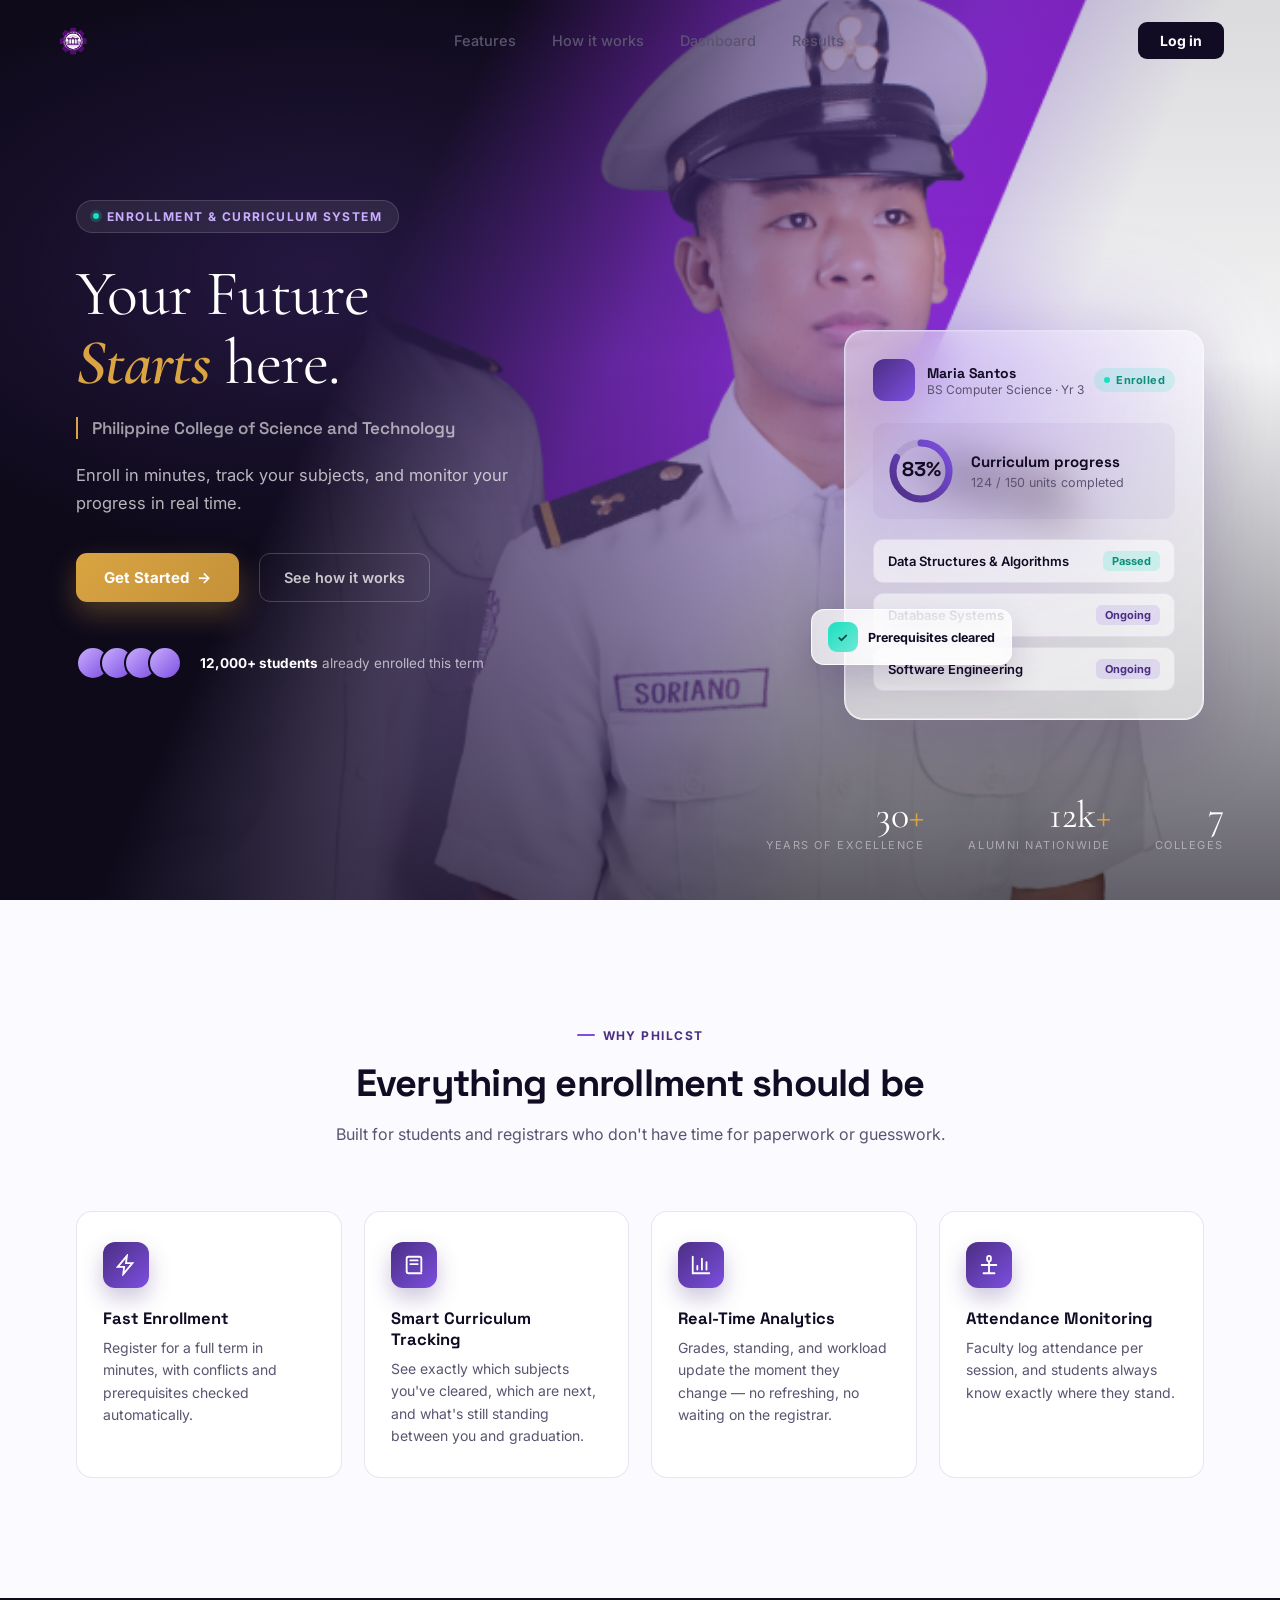
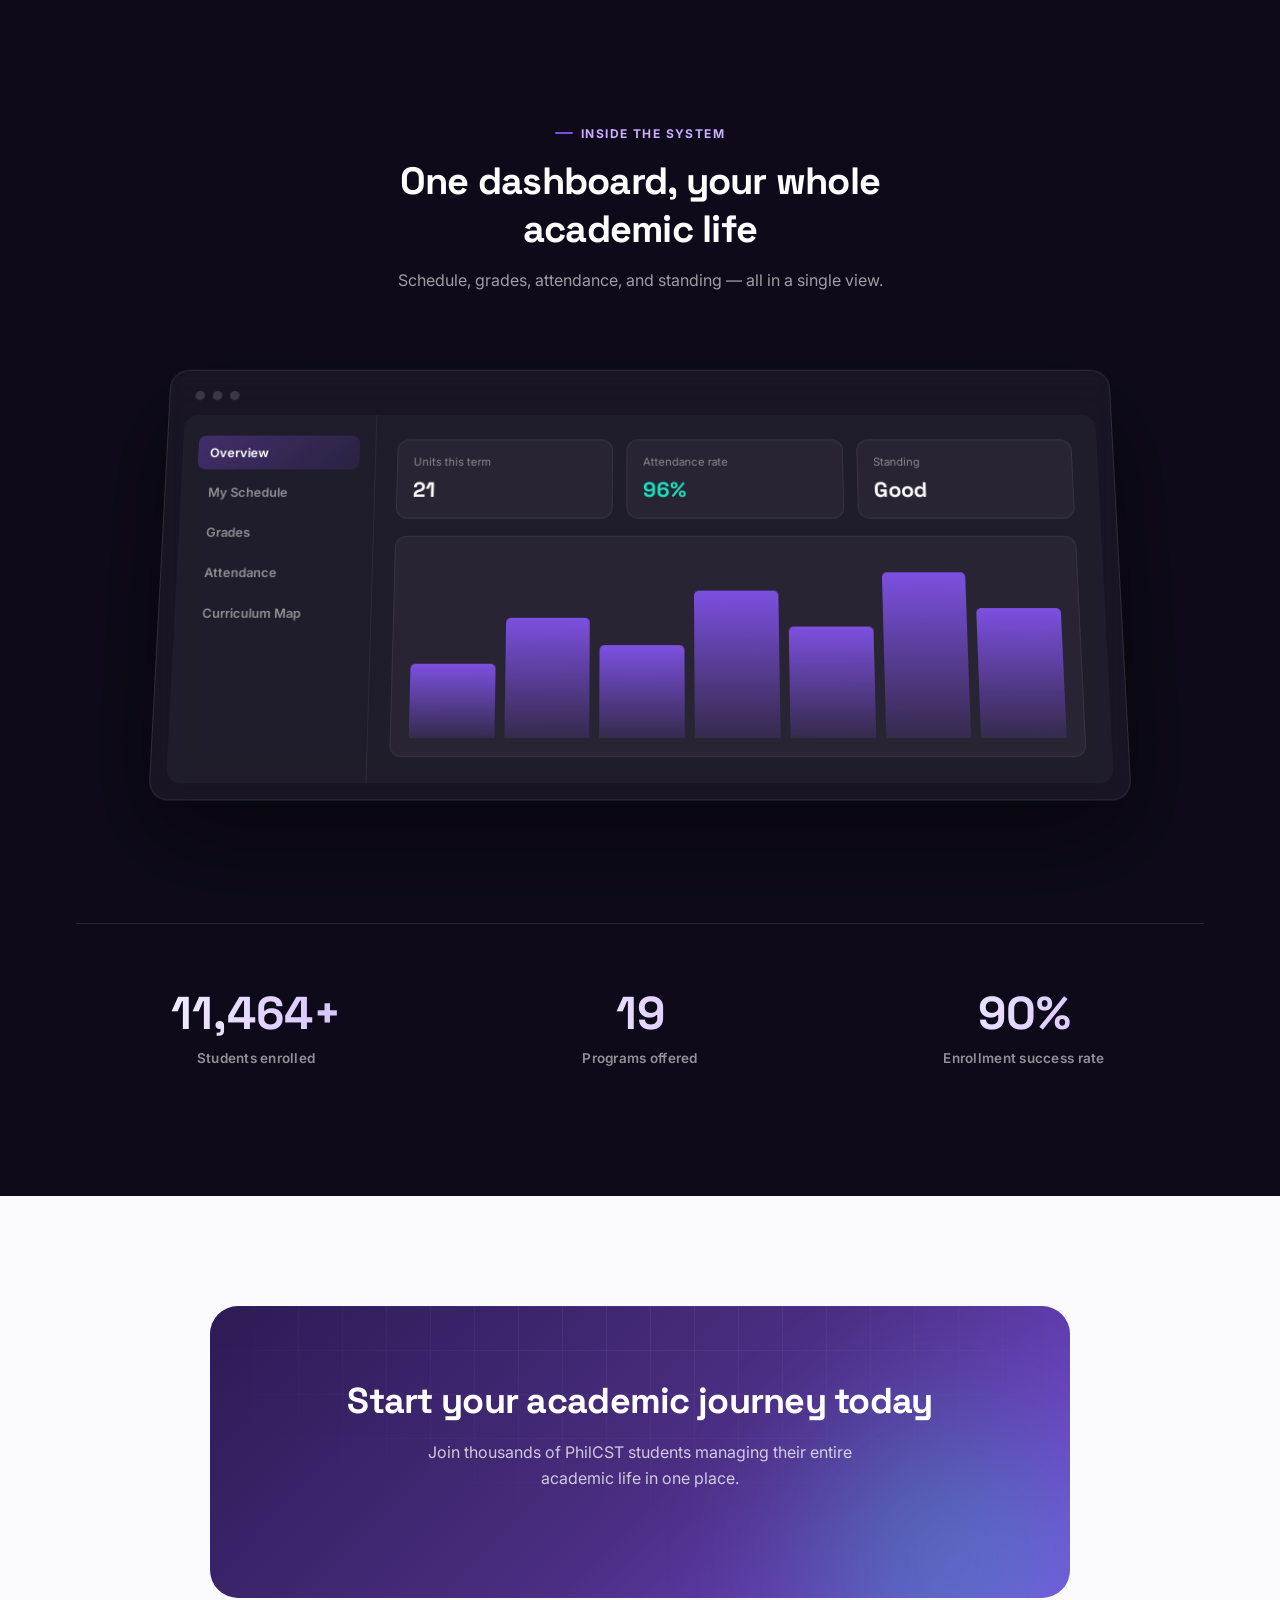
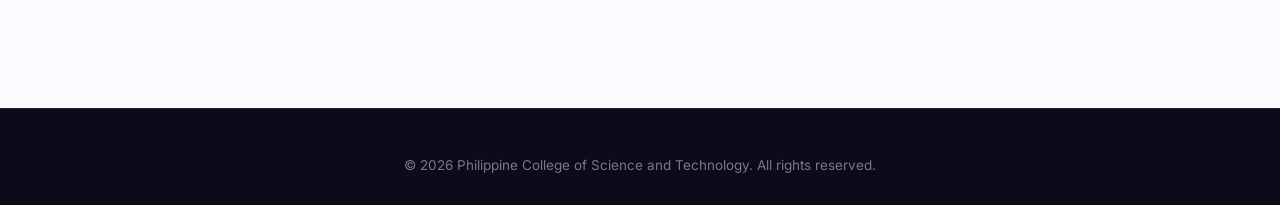
<file: index.html>
<!DOCTYPE html>
<html lang="en">
<head>
<meta charset="UTF-8">
<meta name="viewport" content="width=device-width, initial-scale=1.0">
<title>PhilCST · Enrollment &amp; Curriculum System</title>
<link rel="stylesheet" href="css/landing.css">
</head>
<body>

<!-- ================= NAVBAR ================= -->
<nav class="nav" id="nav">
  <a href="#" class="nav__brand">
    <img src="assets/img/Philcst.png" alt="PhilCST logo" class="nav__mark">
    PhilCST
  </a>
  <div class="nav__links">
    <a href="#features">Features</a>
    <a href="#how">How it works</a>
    <a href="#dashboard">Dashboard</a>
    <a href="#stats">Results</a>
  </div>
  <a href="login.html" class="nav__cta">Log in</a>
</nav>

<!-- ================= HERO ================= -->
<section class="hero hero--split">
  <div class="hero__photo" aria-hidden="true">
    <img src="assets/img/Second-Section.png" alt="">
    <div class="hero__photo-shape"></div>
    <div class="hero__photo-overlay"></div>
  </div>

  <div class="hero__inner hero__inner--split">

    <div class="hero__content">
      <span class="hero__label">
        <span class="hero__label-dot"></span>
        Enrollment &amp; Curriculum System
      </span>

      <h1 class="hero__headline hero__headline--serif">
        Your Future<br>
        <em>Starts</em> here.
      </h1>
      <h2 class="hero__school">Philippine College of Science and Technology</h2>

      <p class="hero__desc">
        Enroll in minutes, track your subjects, and monitor your progress in real time.
      </p>

      <div class="hero__actions">
        <a href="login.html" class="hero__cta">
          Get Started
          <span class="hero__cta-arrow">→</span>
        </a>
        <a href="#how" class="hero__secondary">See how it works</a>
      </div>

      <div class="hero__proof">
        <div class="hero__avatars">
          <span></span><span></span><span></span><span></span>
        </div>
        <p class="hero__proof-text"><strong>12,000+ students</strong> already enrolled this term</p>
      </div>
    </div>

    <div class="hero__media hero__media--split">
      <div class="card card--floating">
        <div class="card__glow" aria-hidden="true"></div>

        <div class="card__top">
          <div class="card__student">
            <div class="card__avatar"></div>
            <div>
              <div class="card__name">Maria Santos</div>
              <div class="card__id">BS Computer Science · Yr 3</div>
            </div>
          </div>
          <span class="card__status">Enrolled</span>
        </div>

        <div class="card__ring-row">
          <svg class="card__ring" viewBox="0 0 64 64">
            <defs>
              <linearGradient id="ringGradient" x1="0%" y1="0%" x2="100%" y2="100%">
                <stop offset="0%" stop-color="#4B2E83"/>
                <stop offset="100%" stop-color="#7C4FE0"/>
              </linearGradient>
            </defs>
            <circle class="card__ring-track" cx="32" cy="32" r="28" fill="none" stroke-width="7"/>
            <circle class="card__ring-progress" cx="32" cy="32" r="28" fill="none" stroke-width="7"/>
            <text x="32" y="37" text-anchor="middle" class="card__ring-label">83%</text>
          </svg>
          <div class="card__ring-meta">
            <strong>Curriculum progress</strong>
            <span>124 / 150 units completed</span>
          </div>
        </div>

        <div class="card__subjects">
          <div class="card__subject">
            Data Structures &amp; Algorithms
            <span class="card__subject-tag card__subject-tag--done">Passed</span>
          </div>
          <div class="card__subject">
            Database Systems
            <span class="card__subject-tag card__subject-tag--progress">Ongoing</span>
          </div>
          <div class="card__subject">
            Software Engineering
            <span class="card__subject-tag card__subject-tag--progress">Ongoing</span>
          </div>
        </div>

        <div class="card__float card__float--left">
          <span class="card__float-icon">✓</span>
          Prerequisites cleared
        </div>
      </div>
    </div>

  </div>

  <div class="hero__stats" aria-hidden="false">
    <div class="hero__stat">
      <span class="hero__stat-num">30<em>+</em></span>
      <span class="hero__stat-label">Years of Excellence</span>
    </div>
    <div class="hero__stat">
      <span class="hero__stat-num">12<span class="hero__stat-unit">k</span><em>+</em></span>
      <span class="hero__stat-label">Alumni Nationwide</span>
    </div>
    <div class="hero__stat">
      <span class="hero__stat-num">7</span>
      <span class="hero__stat-label">Colleges</span>
    </div>
  </div>
</section>

<!-- ================= FEATURES ================= -->
<section class="section" id="features">
  <div class="container">
    <div class="section__head reveal">
      <span class="section__eyebrow">Why PhilCST</span>
      <h2 class="section__title">Everything enrollment should be</h2>
      <p class="section__desc">Built for students and registrars who don't have time for paperwork or guesswork.</p>
    </div>

    <div class="features__grid">
      <div class="feature-card reveal">
        <div class="feature-card__icon">
          <svg width="22" height="22" viewBox="0 0 24 24" fill="none" stroke="currentColor" stroke-width="2" stroke-linecap="round"><path d="M13 2 3 14h7l-1 8 10-12h-7l1-8Z"/></svg>
        </div>
        <h3 class="feature-card__title">Fast Enrollment</h3>
        <p class="feature-card__desc">Register for a full term in minutes, with conflicts and prerequisites checked automatically.</p>
      </div>

      <div class="feature-card reveal">
        <div class="feature-card__icon">
          <svg width="22" height="22" viewBox="0 0 24 24" fill="none" stroke="currentColor" stroke-width="2" stroke-linecap="round"><path d="M4 19V5a2 2 0 0 1 2-2h12a2 2 0 0 1 2 2v14"/><path d="M4 19a2 2 0 0 0 2 2h14"/><path d="M8 7h8M8 11h8"/></svg>
        </div>
        <h3 class="feature-card__title">Smart Curriculum Tracking</h3>
        <p class="feature-card__desc">See exactly which subjects you've cleared, which are next, and what's still standing between you and graduation.</p>
      </div>

      <div class="feature-card reveal">
        <div class="feature-card__icon">
          <svg width="22" height="22" viewBox="0 0 24 24" fill="none" stroke="currentColor" stroke-width="2" stroke-linecap="round"><path d="M3 3v18h18"/><path d="M18 17V9M13 17V5M8 17v-4"/></svg>
        </div>
        <h3 class="feature-card__title">Real-Time Analytics</h3>
        <p class="feature-card__desc">Grades, standing, and workload update the moment they change — no refreshing, no waiting on the registrar.</p>
      </div>

      <div class="feature-card reveal">
        <div class="feature-card__icon">
          <svg width="22" height="22" viewBox="0 0 24 24" fill="none" stroke="currentColor" stroke-width="2" stroke-linecap="round"><path d="M12 2a2 2 0 0 1 2 2v2a2 2 0 1 1-4 0V4a2 2 0 0 1 2-2Z"/><path d="M12 8v13M6 21h12"/><path d="M4 12h16"/></svg>
        </div>
        <h3 class="feature-card__title">Attendance Monitoring</h3>
        <p class="feature-card__desc">Faculty log attendance per session, and students always know exactly where they stand.</p>
      </div>
    </div>
  </div>
</section>


<!-- ================= DASHBOARD PREVIEW ================= -->
<section class="section section--dashboard" id="dashboard">
  <div class="container">
    <div class="section__head reveal">
      <span class="section__eyebrow">Inside the system</span>
      <h2 class="section__title">One dashboard, your whole academic life</h2>
      <p class="section__desc">Schedule, grades, attendance, and standing — all in a single view.</p>
    </div>

    <div class="preview reveal">
      <div class="preview__frame">
        <div class="preview__bar">
          <span class="preview__dot"></span>
          <span class="preview__dot"></span>
          <span class="preview__dot"></span>
        </div>
        <div class="preview__body">
          <div class="preview__sidebar">
            <div class="preview__nav-item preview__nav-item--active">Overview</div>
            <div class="preview__nav-item">My Schedule</div>
            <div class="preview__nav-item">Grades</div>
            <div class="preview__nav-item">Attendance</div>
            <div class="preview__nav-item">Curriculum Map</div>
          </div>
          <div class="preview__main">
            <div class="preview__stat-row">
              <div class="preview__stat">
                <div class="preview__stat-label">Units this term</div>
                <div class="preview__stat-value">21</div>
              </div>
              <div class="preview__stat">
                <div class="preview__stat-label">Attendance rate</div>
                <div class="preview__stat-value preview__stat-value--mint">96%</div>
              </div>
              <div class="preview__stat">
                <div class="preview__stat-label">Standing</div>
                <div class="preview__stat-value">Good</div>
              </div>
            </div>
            <div class="preview__chart" aria-hidden="true">
              <div class="preview__bar-el" style="height:40%"></div>
              <div class="preview__bar-el" style="height:65%"></div>
              <div class="preview__bar-el" style="height:50%"></div>
              <div class="preview__bar-el" style="height:80%"></div>
              <div class="preview__bar-el" style="height:60%"></div>
              <div class="preview__bar-el" style="height:90%"></div>
              <div class="preview__bar-el" style="height:70%"></div>
            </div>
          </div>
        </div>
      </div>
    </div>
  </div>
</section>

<!-- ================= STATS ================= -->
<section class="stats" id="stats">
  <div class="container">
    <div class="stats__grid">
      <div class="stat reveal">
        <div class="stat__value" data-count="12400" data-suffix="+">0</div>
        <div class="stat__label">Students enrolled</div>
      </div>
      <div class="stat reveal">
        <div class="stat__value" data-count="21">0</div>
        <div class="stat__label">Programs offered</div>
      </div>
      <div class="stat reveal">
        <div class="stat__value" data-count="97" data-suffix="%">0</div>
        <div class="stat__label">Enrollment success rate</div>
      </div>
    </div>
  </div>
</section>

<!-- ================= FINAL CTA ================= -->
<section class="cta">
  <div class="container">
    <div class="cta__card reveal">
      <div class="cta__glow" aria-hidden="true"></div>
      <h2 class="cta__title">Start your academic journey today</h2>
      <p class="cta__desc">Join thousands of PhilCST students managing their entire academic life in one place.</p>
    </div>
  </div>
</section>

<footer class="footer">
  © 2026 Philippine College of Science and Technology. All rights reserved.
</footer>

<script>
  // Keep the landing page visible by default.
  // Open dashboard.html directly when you want to view the dashboard.

  // Navbar solid-on-scroll
  const nav = document.getElementById('nav');
  const onScroll = () => nav.classList.toggle('is-scrolled', window.scrollY > 12);
  onScroll();
  window.addEventListener('scroll', onScroll, { passive: true });

  // Scroll-reveal
  const revealEls = document.querySelectorAll('.reveal');
  const io = new IntersectionObserver((entries) => {
    entries.forEach(entry => {
      if (entry.isIntersecting) {
        entry.target.classList.add('is-visible');
        io.unobserve(entry.target);
      }
    });
  }, { threshold: 0.15 });
  revealEls.forEach(el => io.observe(el));

  // Animated counters
  const counters = document.querySelectorAll('.stat__value');
  const animateCounter = (el) => {
    const target = parseInt(el.dataset.count, 10);
    const suffix = el.dataset.suffix || '';
    const duration = 1400;
    const start = performance.now();
    const step = (now) => {
      const progress = Math.min((now - start) / duration, 1);
      const eased = 1 - Math.pow(1 - progress, 3);
      el.textContent = Math.round(eased * target).toLocaleString() + suffix;
      if (progress < 1) requestAnimationFrame(step);
    };
    requestAnimationFrame(step);
  };
  const counterIO = new IntersectionObserver((entries) => {
    entries.forEach(entry => {
      if (entry.isIntersecting) {
        animateCounter(entry.target);
        counterIO.unobserve(entry.target);
      }
    });
  }, { threshold: 0.4 });
  counters.forEach(el => counterIO.observe(el));
</script>
</body>
</html>
</file>
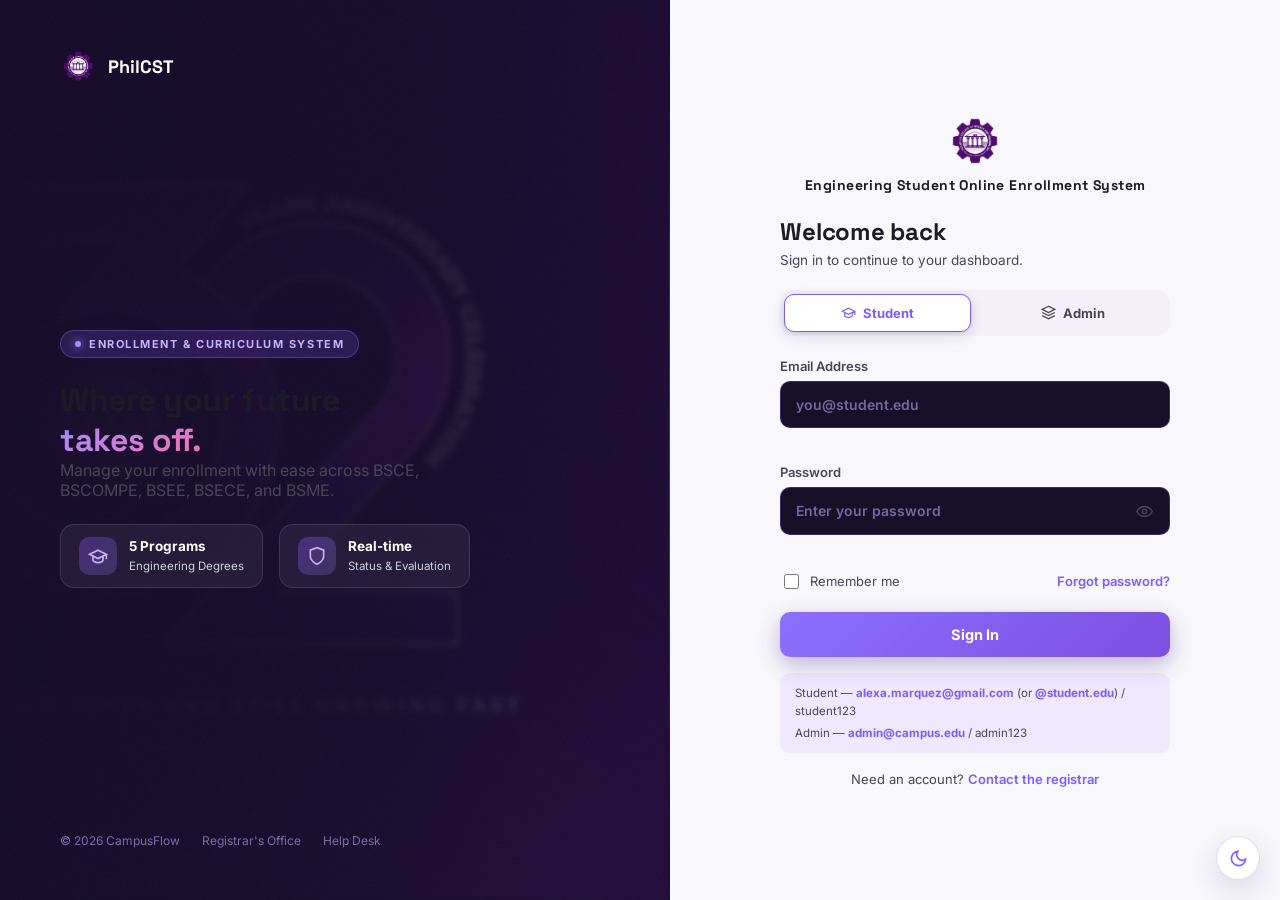
<file: dashboard.html>
<!DOCTYPE html>
<html lang="en">
<head>
<meta charset="UTF-8">
<meta name="viewport" content="width=device-width, initial-scale=1.0">
<title>Dashboard · CampusFlow</title>
<link rel="stylesheet" href="css/base.css">
<link rel="stylesheet" href="css/dashboard.css">
<link rel="stylesheet" href="css/components.css">
</head>
<body>

<div class="sidebar-overlay" id="sidebarOverlay"></div>

<div class="app-shell">

  <!-- ============ SIDEBAR ============ -->
  <aside class="sidebar" id="sidebar">
    <a href="dashboard.html" class="sidebar__logo" title="Reload Dashboard" style="text-decoration:none;">
      <img src="assets/img/Philcst.png" alt="PhilCST Logo" class="sidebar__logo-img">
      <span class="sidebar__logo-text">PhilCST</span>
    </a>

    <!-- ---- Admin nav ---- -->
    <div data-role-only="admin">
      <div class="sidebar__section-label">Admin</div>
      <ul class="nav-list">
        <li><a href="#" class="nav-item" data-view="admin-overview" data-title="Overview" data-subtitle="Enrollment activity across all programs">
          <svg viewBox="0 0 24 24" fill="none" stroke="currentColor" stroke-width="2"><rect x="3" y="3" width="7" height="7"/><rect x="14" y="3" width="7" height="7"/><rect x="14" y="14" width="7" height="7"/><rect x="3" y="14" width="7" height="7"/></svg>
          <span class="label">Overview</span>
        </a></li>
        <li><a href="#" class="nav-item" data-view="admin-students" data-title="Student Management" data-subtitle="Search, filter, and manage student records">
          <svg viewBox="0 0 24 24" fill="none" stroke="currentColor" stroke-width="2"><path d="M17 21v-2a4 4 0 0 0-4-4H5a4 4 0 0 0-4 4v2"/><circle cx="9" cy="7" r="4"/><path d="M23 21v-2a4 4 0 0 0-3-3.87M16 3.13a4 4 0 0 1 0 7.75"/></svg>
          <span class="label">Students</span>
        </a></li>
        <li><a href="#" class="nav-item" data-view="admin-analytics" data-title="Analytics" data-subtitle="Enrollment trends and program distribution">
          <svg viewBox="0 0 24 24" fill="none" stroke="currentColor" stroke-width="2"><path d="M18 20V10M12 20V4M6 20v-6"/></svg>
          <span class="label">Analytics</span>
        </a></li>
        <li><a href="#" class="nav-item" data-view="admin-attendance" data-title="Attendance" data-subtitle="Daily attendance records across sections">
          <svg viewBox="0 0 24 24" fill="none" stroke="currentColor" stroke-width="2"><rect x="3" y="4" width="18" height="18" rx="2"/><line x1="16" y1="2" x2="16" y2="6"/><line x1="8" y1="2" x2="8" y2="6"/><line x1="3" y1="10" x2="21" y2="10"/><path d="M9 16l2 2 4-4"/></svg>
          <span class="label">Attendance</span>
        </a></li>
        <li><a href="#" class="nav-item" data-view="admin-settings" data-title="Settings" data-subtitle="System and account preferences">
          <svg viewBox="0 0 24 24" fill="none" stroke="currentColor" stroke-width="2"><circle cx="12" cy="12" r="3"/><path d="M19.4 15a1.65 1.65 0 0 0 .33 1.82l.06.06a2 2 0 1 1-2.83 2.83l-.06-.06a1.65 1.65 0 0 0-1.82-.33 1.65 1.65 0 0 0-1 1.51V21a2 2 0 0 1-4 0v-.09A1.65 1.65 0 0 0 9 19.4a1.65 1.65 0 0 0-1.82.33l-.06.06a2 2 0 1 1-2.83-2.83l.06-.06a1.65 1.65 0 0 0 .33-1.82 1.65 1.65 0 0 0-1.51-1H3a2 2 0 0 1 0-4h.09A1.65 1.65 0 0 0 4.6 9a1.65 1.65 0 0 0-.33-1.82l-.06-.06a2 2 0 1 1 2.83-2.83l.06.06a1.65 1.65 0 0 0 1.82.33H9a1.65 1.65 0 0 0 1-1.51V3a2 2 0 0 1 4 0v.09a1.65 1.65 0 0 0 1 1.51 1.65 1.65 0 0 0 1.82-.33l.06-.06a2 2 0 1 1 2.83 2.83l-.06.06a1.65 1.65 0 0 0-.33 1.82V9a1.65 1.65 0 0 0 1.51 1H21a2 2 0 0 1 0 4h-.09a1.65 1.65 0 0 0-1.51 1z"/></svg>
          <span class="label">Settings</span>
        </a></li>
      </ul>
    </div>

    <!-- ---- Student nav ---- -->
    <div data-role-only="student">
      <div class="sidebar__section-label">Student</div>
      <ul class="nav-list">
        <li><a href="#" class="nav-item" data-view="student-profile" data-title="Profile Overview" data-subtitle="Your academic summary at a glance">
          <svg viewBox="0 0 24 24" fill="none" stroke="currentColor" stroke-width="2"><circle cx="12" cy="8" r="4"/><path d="M4 21c0-4 4-6 8-6s8 2 8 6"/></svg>
          <span class="label">Profile</span>
        </a></li>
        <li><a href="#" class="nav-item" data-view="student-curriculum" data-title="Curriculum" data-subtitle="Enrolled subjects by year and semester">
          <svg viewBox="0 0 24 24" fill="none" stroke="currentColor" stroke-width="2"><path d="M4 19.5A2.5 2.5 0 0 1 6.5 17H20"/><path d="M6.5 2H20v20H6.5A2.5 2.5 0 0 1 4 19.5v-15A2.5 2.5 0 0 1 6.5 2z"/></svg>
          <span class="label">Curriculum</span>
        </a></li>
        <li><a href="#" class="nav-item" data-view="student-grades" data-title="Grades &amp; Progress" data-subtitle="Track completed and ongoing coursework">
          <svg viewBox="0 0 24 24" fill="none" stroke="currentColor" stroke-width="2"><path d="M12 2l3.09 6.26L22 9.27l-5 4.87L18.18 21 12 17.77 5.82 21 7 14.14l-5-4.87 6.91-1.01L12 2z"/></svg>
          <span class="label">Grades</span>
        </a></li>
        <li><a href="#" class="nav-item" data-view="student-attendance" data-title="Attendance" data-subtitle="Your attendance record this term">
          <svg viewBox="0 0 24 24" fill="none" stroke="currentColor" stroke-width="2"><rect x="3" y="4" width="18" height="18" rx="2"/><line x1="16" y1="2" x2="16" y2="6"/><line x1="8" y1="2" x2="8" y2="6"/><line x1="3" y1="10" x2="21" y2="10"/><path d="M9 16l2 2 4-4"/></svg>
          <span class="label">Attendance</span>
        </a></li>
        <li><a href="#" class="nav-item" data-view="student-settings" data-title="Settings" data-subtitle="Account and notification preferences">
          <svg viewBox="0 0 24 24" fill="none" stroke="currentColor" stroke-width="2"><circle cx="12" cy="12" r="3"/><path d="M19.4 15a1.65 1.65 0 0 0 .33 1.82l.06.06a2 2 0 1 1-2.83 2.83l-.06-.06a1.65 1.65 0 0 0-1.82-.33 1.65 1.65 0 0 0-1 1.51V21a2 2 0 0 1-4 0v-.09A1.65 1.65 0 0 0 9 19.4a1.65 1.65 0 0 0-1.82.33l-.06.06a2 2 0 1 1-2.83-2.83l.06-.06a1.65 1.65 0 0 0 .33-1.82 1.65 1.65 0 0 0-1.51-1H3a2 2 0 0 1 0-4h.09A1.65 1.65 0 0 0 4.6 9a1.65 1.65 0 0 0-.33-1.82l-.06-.06a2 2 0 1 1 2.83-2.83l.06.06a1.65 1.65 0 0 0 1.82.33H9a1.65 1.65 0 0 0 1-1.51V3a2 2 0 0 1 4 0v.09a1.65 1.65 0 0 0 1 1.51 1.65 1.65 0 0 0 1.82-.33l.06-.06a2 2 0 1 1 2.83 2.83l-.06.06a1.65 1.65 0 0 0-.33 1.82V9a1.65 1.65 0 0 0 1.51 1H21a2 2 0 0 1 0 4h-.09a1.65 1.65 0 0 0-1.51 1z"/></svg>
          <span class="label">Settings</span>
        </a></li>
      </ul>
    </div>

    <div class="sidebar__spacer"></div>

    <button class="sidebar__collapse-btn" id="collapseBtn">
      <svg viewBox="0 0 24 24" fill="none" stroke="currentColor" stroke-width="2"><path d="M11 19l-7-7 7-7M18 19l-7-7 7-7"/></svg>
      <span class="label">Collapse</span>
    </button>
  </aside>

  <!-- ============ MAIN COLUMN ============ -->
  <div class="main-col">

    <!-- ---- Topbar ---- -->
    <header class="topbar">
      <div class="topbar__left">
        <button class="hamburger" id="hamburger" aria-label="Open menu">
          <svg viewBox="0 0 24 24" fill="none" stroke="currentColor" stroke-width="2"><line x1="4" y1="6" x2="20" y2="6"/><line x1="4" y1="12" x2="20" y2="12"/><line x1="4" y1="18" x2="20" y2="18"/></svg>
        </button>
        <div class="topbar__title">
          <h1 id="pageTitle">Overview</h1>
          <p id="pageSubtitle">Welcome back</p>
        </div>
      </div>
      <div class="topbar__right">
        <!-- Live Clock -->
        <div id="topbarClock" style="font-size:12.5px; font-weight:600; color:var(--ink-soft); background:var(--surface); padding:6px 12px; border-radius:var(--r-pill, 999px); border:1px solid var(--border); display:flex; align-items:center; gap:6px; white-space:nowrap;">
          <svg viewBox="0 0 24 24" fill="none" stroke="currentColor" stroke-width="2" style="width:14px;height:14px;color:var(--accent);"><circle cx="12" cy="12" r="10"/><polyline points="12 6 12 12 16 14"/></svg>
          <span id="topbarClockText">--:--:-- --</span>
        </div>
        <button class="icon-btn" id="themeToggle" aria-label="Toggle dark mode">
          <svg viewBox="0 0 24 24" fill="none" stroke="currentColor" stroke-width="2"><path d="M21 12.79A9 9 0 1 1 11.21 3 7 7 0 0 0 21 12.79z"/></svg>
        </button>
        <div class="notif-wrapper" style="position:relative;">
          <button class="icon-btn" id="notifBtn" aria-label="Notifications">
            <svg viewBox="0 0 24 24" fill="none" stroke="currentColor" stroke-width="2"><path d="M18 8a6 6 0 0 0-12 0c0 7-3 9-3 9h18s-3-2-3-9"/><path d="M13.73 21a2 2 0 0 1-3.46 0"/></svg>
            <span class="dot" id="notifDot" style="display:none;"></span>
          </button>
          <div class="notif-dropdown" id="notifDropdown" style="display:none;">
            <div class="notif-header">
              <span>Notifications</span>
              <button class="notif-clear-btn" id="clearNotifsBtn">Clear all</button>
            </div>
            <div class="notif-list" id="notifList">
              <div class="notif-empty">No new notifications</div>
            </div>
          </div>
        </div>
        <div class="user-chip" id="userChip" style="cursor:pointer;" title="Click to view and edit profile">
          <div class="avatar" data-user-initials>—</div>
          <div class="user-chip__info">
            <div class="name" data-user-name>—</div>
            <div class="role" data-user-role>—</div>
          </div>
        </div>
        <button class="logout-btn" data-logout>
          <svg viewBox="0 0 24 24" fill="none" stroke="currentColor" stroke-width="2"><path d="M9 21H5a2 2 0 0 1-2-2V5a2 2 0 0 1 2-2h4"/><polyline points="16 17 21 12 16 7"/><line x1="21" y1="12" x2="9" y2="12"/></svg>
          Logout
        </button>
      </div>
    </header>

    <!-- ---- Content ---- -->
    <main class="content">

      <!-- ============ ADMIN: OVERVIEW ============ -->
      <section class="view" id="view-admin-overview" data-role-only="admin">
        <div class="stat-grid" id="adminStatGrid"></div>

        <div class="panel-grid-2">
          <div class="panel">
            <div class="panel__head">
              <div><h3>Recent Enrollment Activity</h3><p>Last 8 months, all programs</p></div>
            </div>
            <div class="bar-chart" id="enrollmentBarChart"></div>
          </div>

          <div class="panel">
            <div class="panel__head">
              <div><h3>Students by Program</h3><p>Current term distribution</p></div>
            </div>
            <div class="donut-wrap">
              <div class="donut" id="programDonut"></div>
              <div class="legend" id="programLegend"></div>
            </div>
          </div>
        </div>

        <div class="panel">
          <div class="panel__head">
            <div><h3>Newest Records</h3><p>Most recently added students</p></div>
            <a href="#" class="btn-ghost nav-item" data-view="admin-students" style="display:inline-flex;width:auto;color:var(--accent);border:none;padding:0;">View all →</a>
          </div>
          <div class="table-wrap" id="rosterPreviewWrap">
            <table class="data-table">
              <thead><tr><th>Student</th><th>ID No.</th><th>Program</th><th>Status</th></tr></thead>
              <tbody>
                <tr><td><div class="cell-user"><div class="avatar-sm">AM</div><div class="meta"><div class="full-name">Alexa Marquez</div><div class="sub">alexa.marquez@student.edu</div></div></div></td><td>00014087</td><td>BSCOME</td><td><span class="badge enrolled">Enrolled</span></td></tr>
                <tr><td><div class="cell-user"><div class="avatar-sm">JD</div><div class="meta"><div class="full-name">Josh Dela Cruz</div><div class="sub">josh.delacruz@student.edu</div></div></div></td><td>00000221</td><td>BSECE</td><td><span class="badge enrolled">Enrolled</span></td></tr>
                <tr><td><div class="cell-user"><div class="avatar-sm">BF</div><div class="meta"><div class="full-name">Bea Fernandez</div><div class="sub">bea.fernandez@student.edu</div></div></div></td><td>00000998</td><td>BSCE</td><td><span class="badge pending">Pending</span></td></tr>
              </tbody>
            </table>
          </div>
        </div>
      </section>

      <!-- ============ ADMIN: STUDENT MANAGEMENT ============ -->
      <section class="view" id="view-admin-students" data-role-only="admin">
        <div class="view-head">
          <button class="btn-accent" id="addStudentBtn">
            <svg viewBox="0 0 24 24" fill="none" stroke="currentColor" stroke-width="2"><line x1="12" y1="5" x2="12" y2="19"/><line x1="5" y1="12" x2="19" y2="12"/></svg>
            Add Student
          </button>
        </div>

        <div class="panel">
          <div class="toolbar">
            <div class="search-box">
              <svg viewBox="0 0 24 24" fill="none" stroke="currentColor" stroke-width="2"><circle cx="11" cy="11" r="8"/><line x1="21" y1="21" x2="16.65" y2="16.65"/></svg>
              <input type="text" id="rosterSearch" placeholder="Search by name, ID, or email…">
            </div>
            <select class="select-filter" id="rosterProgramFilter">
              <option value="all">All Programs</option>
              <option value="BSCE">BSCE</option>
              <option value="BSCOME">BSCOME</option>
              <option value="BSEE">BSEE</option>
              <option value="BSECE">BSECE</option>
              <option value="BSME">BSME</option>
            </select>
          </div>

          <div class="table-wrap" id="rosterTableWrap">
            <table class="data-table">
              <thead>
                <tr><th>Student</th><th>ID Number</th><th>Program</th><th>Year</th><th>Status</th><th>Actions</th></tr>
              </thead>
              <tbody id="rosterBody"></tbody>
            </table>
          </div>

          <div class="empty-state" id="rosterEmpty" style="display:none;">
            <svg viewBox="0 0 24 24" fill="none" stroke="currentColor" stroke-width="1.5"><circle cx="11" cy="11" r="8"/><line x1="21" y1="21" x2="16.65" y2="16.65"/></svg>
            <h4>No students found</h4>
            <p>Try a different search term or program filter.</p>
          </div>

          <div class="table-pagination">
            <span>Showing 8 of 1,284 students</span>
            <div class="pagination-btns">
              <button aria-label="Previous page">‹</button>
              <button class="active">1</button>
              <button>2</button>
              <button>3</button>
              <button aria-label="Next page">›</button>
            </div>
          </div>
        </div>
      </section>

      <!-- ============ ADMIN: ANALYTICS ============ -->
      <section class="view" id="view-admin-analytics" data-role-only="admin">
        <div class="stat-grid">
          <div class="stat-card" style="--icon-tint:var(--accent-soft);--icon-color:var(--accent)">
            <div class="stat-card__top"><div class="stat-card__icon"><svg viewBox="0 0 24 24" fill="none" stroke="currentColor" stroke-width="2"><path d="M18 20V10M12 20V4M6 20v-6"/></svg></div></div>
            <div class="stat-card__value">18.4%</div>
            <div class="stat-card__label">YoY Enrollment Growth</div>
          </div>
          <div class="stat-card" style="--icon-tint:var(--success-soft);--icon-color:var(--success)">
            <div class="stat-card__top"><div class="stat-card__icon"><svg viewBox="0 0 24 24" fill="none" stroke="currentColor" stroke-width="2"><path d="M22 11.08V12a10 10 0 1 1-5.93-9.14"/><polyline points="22 4 12 14.01 9 11.01"/></svg></div></div>
            <div class="stat-card__value">92.6%</div>
            <div class="stat-card__label">Section Fill Rate</div>
          </div>
          <div class="stat-card" style="--icon-tint:var(--warning-soft);--icon-color:var(--warning)">
            <div class="stat-card__top"><div class="stat-card__icon"><svg viewBox="0 0 24 24" fill="none" stroke="currentColor" stroke-width="2"><circle cx="12" cy="12" r="10"/><path d="M12 6v6l4 2"/></svg></div></div>
            <div class="stat-card__value">2.1 days</div>
            <div class="stat-card__label">Avg. Approval Time</div>
          </div>
        </div>

        <div class="panel-grid-2">
          <div class="panel">
            <div class="panel__head"><div><h3>Enrollment Trend</h3><p>Weekly momentum, last 10 weeks</p></div></div>
            <div class="sparkline-row" id="sparklineChart"></div>
          </div>
          <div class="panel">
            <div class="panel__head"><div><h3>Program Distribution</h3><p>Share of total headcount</p></div></div>
            <div class="donut-wrap">
              <div class="donut" style="background:conic-gradient(var(--accent) 0% 27%, var(--success) 27% 51%, var(--warning) 51% 68%, var(--danger) 68% 88%, var(--violet-500) 88% 100%)"></div>
              <div class="legend">
                <div class="legend-item"><span class="legend-swatch" style="background:var(--accent)"></span>BSCOME</div>
                <div class="legend-item"><span class="legend-swatch" style="background:var(--success)"></span>BSCE</div>
                <div class="legend-item"><span class="legend-swatch" style="background:var(--warning)"></span>BSECE</div>
                <div class="legend-item"><span class="legend-swatch" style="background:var(--danger)"></span>BSEE</div>
                <div class="legend-item"><span class="legend-swatch" style="background:var(--violet-500)"></span>BSME</div>
              </div>
            </div>
          </div>
        </div>
      </section>

      <!-- ============ ADMIN: ATTENDANCE ============ -->
      <section class="view" id="view-admin-attendance" data-role-only="admin">
        <div class="panel">
          <div class="empty-state">
            <svg viewBox="0 0 24 24" fill="none" stroke="currentColor" stroke-width="1.5"><rect x="3" y="4" width="18" height="18" rx="2"/><line x1="16" y1="2" x2="16" y2="6"/><line x1="8" y1="2" x2="8" y2="6"/><line x1="3" y1="10" x2="21" y2="10"/><path d="M9 16l2 2 4-4"/></svg>
            <h4>Attendance module coming soon</h4>
            <p>Section-by-section attendance tracking will appear here.</p>
          </div>
        </div>
      </section>

      <!-- ============ ADMIN: SETTINGS ============ -->
      <section class="view" id="view-admin-settings" data-role-only="admin">
        <div class="panel">
          <div class="empty-state">
            <svg viewBox="0 0 24 24" fill="none" stroke="currentColor" stroke-width="1.5"><circle cx="12" cy="12" r="3"/><path d="M19.4 15a1.65 1.65 0 0 0 .33 1.82l.06.06a2 2 0 1 1-2.83 2.83l-.06-.06a1.65 1.65 0 0 0-1.82-.33 1.65 1.65 0 0 0-1 1.51V21a2 2 0 0 1-4 0v-.09A1.65 1.65 0 0 0 9 19.4a1.65 1.65 0 0 0-1.82.33l-.06.06a2 2 0 1 1-2.83-2.83l.06-.06a1.65 1.65 0 0 0 .33-1.82 1.65 1.65 0 0 0-1.51-1H3a2 2 0 0 1 0-4h.09A1.65 1.65 0 0 0 4.6 9a1.65 1.65 0 0 0-.33-1.82l-.06-.06a2 2 0 1 1 2.83-2.83l.06.06a1.65 1.65 0 0 0 1.82.33H9a1.65 1.65 0 0 0 1-1.51V3a2 2 0 0 1 4 0v.09a1.65 1.65 0 0 0 1 1.51 1.65 1.65 0 0 0 1.82-.33l.06-.06a2 2 0 1 1 2.83 2.83l-.06.06a1.65 1.65 0 0 0-.33 1.82V9a1.65 1.65 0 0 0 1.51 1H21a2 2 0 0 1 0 4h-.09a1.65 1.65 0 0 0-1.51 1z"/></svg>
            <h4>Settings coming soon</h4>
            <p>Account and system preferences will appear here.</p>
          </div>
        </div>
      </section>

      <!-- ============ STUDENT: PROFILE ============ -->
      <section class="view" id="view-student-profile" data-role-only="student">
        <div id="studentStatusBanner" style="display:none; margin-bottom:20px; padding:16px 20px; border-radius:var(--r-lg); display:flex; align-items:center; gap:14px; box-shadow:var(--shadow-sm);"></div>
        <div class="stat-grid" id="studentStatGrid"></div>

        <div class="panel">
          <div class="profile-card" style="justify-content:space-between; align-items:center;">
            <div style="display:flex; align-items:center; gap:18px; flex-wrap:wrap;">
              <div class="avatar-lg" data-profile-initials>—</div>
              <div class="profile-meta">
                <h3 data-profile-name style="margin:0 0 4px 0;">—</h3>
                <p id="studentStatusSub" style="margin-top:4px;">Currently enrolled — check your curriculum tab for full subject load.</p>
                <span class="id-tag" data-profile-id>—</span>
              </div>
            </div>
            <button class="btn-accent" id="openEditProfileBtn" style="margin-top:10px;">
              <svg viewBox="0 0 24 24" fill="none" stroke="currentColor" stroke-width="2"><path d="M11 4H4a2 2 0 0 0-2 2v14a2 2 0 0 0 2 2h14a2 2 0 0 0 2-2v-7"/><path d="M18.5 2.5a2.12 2.12 0 0 1 3 3L12 15l-4 1 1-4 9.5-9.5z"/></svg>
              Edit Profile
            </button>
          </div>
          <div class="detail-grid" id="profileDetailGrid"></div>
        </div>

        <div class="panel">
          <div class="panel__head"><div><h3>Overall Program Progress</h3><p>Based on completed units toward your curriculum</p></div></div>
          <div class="progress-track"><div class="progress-fill" id="overallProgressFill"></div></div>
          <p style="margin-top:10px;font-size:12.5px;" id="overallProgressLabel"></p>
        </div>
      </section>

      <!-- Modal: View Student Record (Admin) -->
      <div class="modal-overlay" id="adminViewStudentModal" data-role-only="admin" style="display:none;">
        <div class="modal-card">
          <div class="modal-header">
            <div>
              <h3>Student Details</h3>
              <p style="font-size:12.5px; color:var(--ink-soft); margin-top:2px;">Academic profile and information</p>
            </div>
            <button class="modal-close" id="closeAdminViewModal">&times;</button>
          </div>
          <div id="adminViewStudentBody" style="display:flex; flex-direction:column; gap:12px;"></div>
          <div style="display:flex; justify-content:flex-end; margin-top:16px; padding-top:12px; border-top:1px solid var(--border);">
            <button type="button" class="btn-accent" id="closeAdminViewBtn">Close</button>
          </div>
        </div>
      </div>

      <!-- Modal: Edit Student Record (Admin) -->
      <div class="modal-overlay" id="adminEditStudentModal" data-role-only="admin" style="display:none;">
        <div class="modal-card">
          <div class="modal-header">
            <div>
              <h3>Edit Student Record</h3>
              <p style="font-size:12.5px; color:var(--ink-soft); margin-top:2px;">Update student details and academic status</p>
            </div>
            <button class="modal-close" id="closeAdminEditModal">&times;</button>
          </div>
          <form id="adminEditStudentForm" style="display:flex; flex-direction:column; gap:14px;">
            <input type="hidden" id="adminEditId">
            <div class="modal-field">
              <label for="adminEditName" class="modal-label">Student Name</label>
              <input type="text" id="adminEditName" class="modal-input" required>
            </div>
            <div class="modal-field">
              <label for="adminEditEmail" class="modal-label">Email Address</label>
              <input type="email" id="adminEditEmail" class="modal-input" required>
            </div>
            <div class="modal-field">
              <label for="adminEditProgram" class="modal-label">Program</label>
              <select id="adminEditProgram" class="modal-input" required>
                <option value="BSCE">BSCE</option>
                <option value="BSCOME">BSCOME</option>
                <option value="BSEE">BSEE</option>
                <option value="BSECE">BSECE</option>
                <option value="BSME">BSME</option>
              </select>
            </div>
            <div class="modal-field">
              <label for="adminEditYear" class="modal-label">Year Level</label>
              <input type="number" id="adminEditYear" class="modal-input" min="1" max="5" required>
            </div>
            <div style="display:flex; justify-content:flex-end; gap:10px; margin-top:12px; padding-top:14px; border-top:1px solid var(--border);">
              <button type="button" class="btn-ghost" id="cancelAdminEditBtn">Cancel</button>
              <button type="submit" class="btn-accent">Save Changes</button>
            </div>
          </form>
        </div>
      </div>

      <!-- Modal: Edit Profile (Student Only) -->
      <div class="modal-overlay" id="editProfileModal" data-role-only="student" style="display:none;">
        <div class="modal-card">
          <div class="modal-header">
            <div>
              <h3>Edit Student Profile</h3>
              <p style="font-size:12.5px; color:var(--ink-soft); margin-top:2px;">Update your personal contact details and email verification</p>
            </div>
            <button class="modal-close" id="closeEditProfileBtn">&times;</button>
          </div>
          <form id="editProfileForm" style="display:flex; flex-direction:column; gap:14px; max-height:75vh; overflow-y:auto; padding-right:4px;">
            <div class="modal-field">
              <label for="editFullName" class="modal-label">Full Name</label>
              <input type="text" id="editFullName" class="modal-input" placeholder="Alexa Marquez">
            </div>
            <div class="modal-field">
              <label for="editGuardian" class="modal-label">Mother / Guardian Name</label>
              <input type="text" id="editGuardian" class="modal-input" placeholder="Maria Teresa Marquez">
            </div>
            <div class="modal-field">
              <label for="editPhone" class="modal-label">Phone Number</label>
              <input type="tel" id="editPhone" class="modal-input" placeholder="+63 912 345 6789">
            </div>
            <div class="modal-field">
              <label for="editAddress" class="modal-label">Home Address</label>
              <input type="text" id="editAddress" class="modal-input" placeholder="123 Mabini St., Dagupan City, Pangasinan">
            </div>
            <div class="modal-field">
              <label for="editGmail" class="modal-label">Gmail Address</label>
              <div style="display:flex; gap:10px; align-items:center;">
                <input type="email" id="editGmail" class="modal-input" style="flex:1;">
                <button type="button" class="btn-ghost" id="verifyGmailBtn" style="white-space:nowrap; padding:10px 14px;">
                  Verify Gmail
                </button>
              </div>
              <div id="gmailVerifyStatus" style="font-size:12px; margin-top:4px; min-height:18px;"></div>
            </div>
            <div style="display:flex; justify-content:flex-end; gap:10px; margin-top:8px; padding-top:14px; border-top:1px solid var(--border);">
              <button type="button" class="btn-ghost" id="cancelEditProfileBtn">Cancel</button>
              <button type="submit" class="btn-accent">Save Changes</button>
            </div>
          </form>
        </div>
      </div>

      <!-- Modal: Add New Student (Admin) -->
      <div class="modal-overlay" id="adminAddStudentModal" data-role-only="admin" style="display:none;">
        <div class="modal-card">
          <div class="modal-header">
            <div>
              <h3>Add New Student Record</h3>
              <p style="font-size:12.5px; color:var(--ink-soft); margin-top:2px;">Register a new student into the system</p>
            </div>
            <button class="modal-close" id="closeAdminAddModal">&times;</button>
          </div>
          <form id="adminAddStudentForm" style="display:flex; flex-direction:column; gap:14px;">
            <div class="modal-field">
              <label for="adminAddNumber" class="modal-label">Student ID Number (8 digits starting with 000)</label>
              <input type="text" id="adminAddNumber" class="modal-input" placeholder="e.g. 00012345" maxlength="8" pattern="^000[0-9]{5}$" title="Must be exactly 8 digits starting with 000" required>
            </div>
            <div class="modal-field">
              <label for="adminAddName" class="modal-label">Full Name</label>
              <input type="text" id="adminAddName" class="modal-input" placeholder="e.g. Juan Dela Cruz" required>
            </div>
            <div class="modal-field">
              <label for="adminAddEmail" class="modal-label">Email Address</label>
              <input type="email" id="adminAddEmail" class="modal-input" placeholder="juan.delacruz@gmail.com" required>
            </div>
            <div class="modal-field">
              <label for="adminAddProgram" class="modal-label">Program</label>
              <select id="adminAddProgram" class="modal-input" required>
                <option value="BSCE">BSCE</option>
                <option value="BSCOME" selected>BSCOME</option>
                <option value="BSEE">BSEE</option>
                <option value="BSECE">BSECE</option>
                <option value="BSME">BSME</option>
              </select>
            </div>
            <div class="modal-field">
              <label for="adminAddYear" class="modal-label">Year Level</label>
              <input type="number" id="adminAddYear" class="modal-input" min="1" max="5" value="1" required>
            </div>
            <div style="display:flex; justify-content:flex-end; gap:10px; margin-top:12px; padding-top:14px; border-top:1px solid var(--border);">
              <button type="button" class="btn-ghost" id="cancelAdminAddBtn">Cancel</button>
              <button type="submit" class="btn-accent">Add Student</button>
            </div>
          </form>
        </div>
      </div>

      <!-- Modal: Prerequisite Path Weighted Graph -->
      <div class="modal-overlay" id="prereqGraphModal" data-role-only="student" style="display:none;">
        <div class="modal-card" style="max-width:650px;">
          <div class="modal-header">
            <div>
              <h3>Prerequisite Path Weighted Graph</h3>
              <p style="font-size:12.5px; color:var(--ink-soft); margin-top:2px;">Course dependency DAG and credit weight visualization</p>
            </div>
            <button class="modal-close" id="closePrereqGraphModal">&times;</button>
          </div>
          <div style="background:var(--surface); border:1px solid var(--border); border-radius:var(--r-md); padding:20px; text-align:center;">
            <div style="display:flex; justify-content:space-around; align-items:center; flex-wrap:wrap; gap:16px;">
              <div style="padding:12px 18px; background:var(--card); border:1px solid var(--border); border-radius:var(--r-sm);">
                <div style="font-weight:700; color:var(--accent);">CS101</div>
                <div style="font-size:11px; color:var(--ink-soft);">Intro Programming (3u)</div>
              </div>
              <div style="color:var(--accent); font-weight:700;">➔ [Weight: 3] ➔</div>
              <div style="padding:12px 18px; background:var(--card); border:1px solid var(--accent); border-radius:var(--r-sm);">
                <div style="font-weight:700; color:var(--accent);">CS211</div>
                <div style="font-size:11px; color:var(--ink-soft);">Data Structures (4u)</div>
              </div>
              <div style="color:var(--accent); font-weight:700;">➔ [Weight: 4] ➔</div>
              <div style="padding:12px 18px; background:var(--card); border:1px solid var(--border); border-radius:var(--r-sm);">
                <div style="font-weight:700; color:var(--accent);">CS221</div>
                <div style="font-size:11px; color:var(--ink-soft);">DBMS (3u)</div>
              </div>
            </div>
          </div>
          <div style="display:flex; justify-content:flex-end; margin-top:16px; padding-top:12px; border-top:1px solid var(--border);">
            <button type="button" class="btn-accent" id="closePrereqGraphBtn">Close Graph</button>
          </div>
        </div>
      </div>

      <!-- ============ STUDENT: CURRICULUM ============ -->
      <section class="view" id="view-student-curriculum" data-role-only="student">
        <div class="view-head" style="justify-content:space-between; width:100%;">
          <div style="display:flex; gap:10px; align-items:center; flex-wrap:wrap;">
            <select class="select-filter" id="curriculumSortSelect">
              <option value="default">Sort by Default</option>
              <option value="code">Sort by Course Code</option>
              <option value="units">Sort by Course Units</option>
            </select>
            <button class="btn-ghost" id="openPrereqGraphBtn">
              <svg viewBox="0 0 24 24" fill="none" stroke="currentColor" stroke-width="2" style="width:16px;height:16px;"><circle cx="18" cy="5" r="3"/><circle cx="6" cy="12" r="3"/><circle cx="18" cy="19" r="3"/><line x1="8.59" y1="13.51" x2="15.42" y2="17.49"/><line x1="15.41" y1="6.51" x2="8.59" y2="10.49"/></svg>
              View Prerequisite Graph
            </button>
            <button class="btn-ghost" id="submitEnrollmentQueueBtn" style="color:var(--accent); border-color:var(--accent);">
              Submit Enrollment Request Queue
            </button>
          </div>
          <button class="btn-ghost">Print Curriculum Checklist</button>
        </div>
        <div id="curriculumWrap"></div>
      </section>

      <!-- ============ STUDENT: GRADES ============ -->
      <section class="view" id="view-student-grades" data-role-only="student">
        <div class="panel-grid-2">
          <div class="panel">
            <div class="panel__head"><div><h3>Subject Grades</h3><p>Current and completed coursework</p></div></div>
            <div class="table-wrap">
              <table class="data-table">
                <thead><tr><th>Code</th><th>Description</th><th>Units</th><th>Term</th><th>Grade</th><th>Status</th></tr></thead>
                <tbody id="gradesBody"></tbody>
              </table>
            </div>
          </div>
          <div class="panel">
            <div class="panel__head"><div><h3>Grade Distribution</h3><p>Completed subjects only</p></div></div>
            <div class="donut-wrap">
              <div class="donut" id="gradeDonut"></div>
              <div class="legend" id="gradeLegend"></div>
            </div>
          </div>
        </div>
      </section>

      <!-- ============ STUDENT: ATTENDANCE ============ -->
      <section class="view" id="view-student-attendance" data-role-only="student">
        <div class="panel">
          <div class="empty-state">
            <svg viewBox="0 0 24 24" fill="none" stroke="currentColor" stroke-width="1.5"><rect x="3" y="4" width="18" height="18" rx="2"/><line x1="16" y1="2" x2="16" y2="6"/><line x1="8" y1="2" x2="8" y2="6"/><line x1="3" y1="10" x2="21" y2="10"/><path d="M9 16l2 2 4-4"/></svg>
            <h4>Attendance module coming soon</h4>
            <p>Your per-subject attendance will appear here.</p>
          </div>
        </div>
      </section>

      <!-- ============ STUDENT: SETTINGS ============ -->
      <section class="view" id="view-student-settings" data-role-only="student">
        <div class="panel">
          <div class="empty-state">
            <svg viewBox="0 0 24 24" fill="none" stroke="currentColor" stroke-width="1.5"><circle cx="12" cy="12" r="3"/><path d="M19.4 15a1.65 1.65 0 0 0 .33 1.82l.06.06a2 2 0 1 1-2.83 2.83l-.06-.06a1.65 1.65 0 0 0-1.82-.33 1.65 1.65 0 0 0-1 1.51V21a2 2 0 0 1-4 0v-.09A1.65 1.65 0 0 0 9 19.4a1.65 1.65 0 0 0-1.82.33l-.06.06a2 2 0 1 1-2.83-2.83l.06-.06a1.65 1.65 0 0 0 .33-1.82 1.65 1.65 0 0 0-1.51-1H3a2 2 0 0 1 0-4h.09A1.65 1.65 0 0 0 4.6 9a1.65 1.65 0 0 0-.33-1.82l-.06-.06a2 2 0 1 1 2.83-2.83l.06.06a1.65 1.65 0 0 0 1.82.33H9a1.65 1.65 0 0 0 1-1.51V3a2 2 0 0 1 4 0v.09a1.65 1.65 0 0 0 1 1.51 1.65 1.65 0 0 0 1.82-.33l.06-.06a2 2 0 1 1 2.83 2.83l-.06.06a1.65 1.65 0 0 0-.33 1.82V9a1.65 1.65 0 0 0 1.51 1H21a2 2 0 0 1 0 4h-.09a1.65 1.65 0 0 0-1.51 1z"/></svg>
            <h4>Settings coming soon</h4>
            <p>Account and notification preferences will appear here.</p>
          </div>
        </div>
      </section>

    </main>
  </div>
</div>

<script src="js/mock-data.js"></script>
<script src="js/dashboard.js"></script>
<script src="js/admin-views.js"></script>
<script src="js/student-views.js"></script>
</body>
</html>
</file>
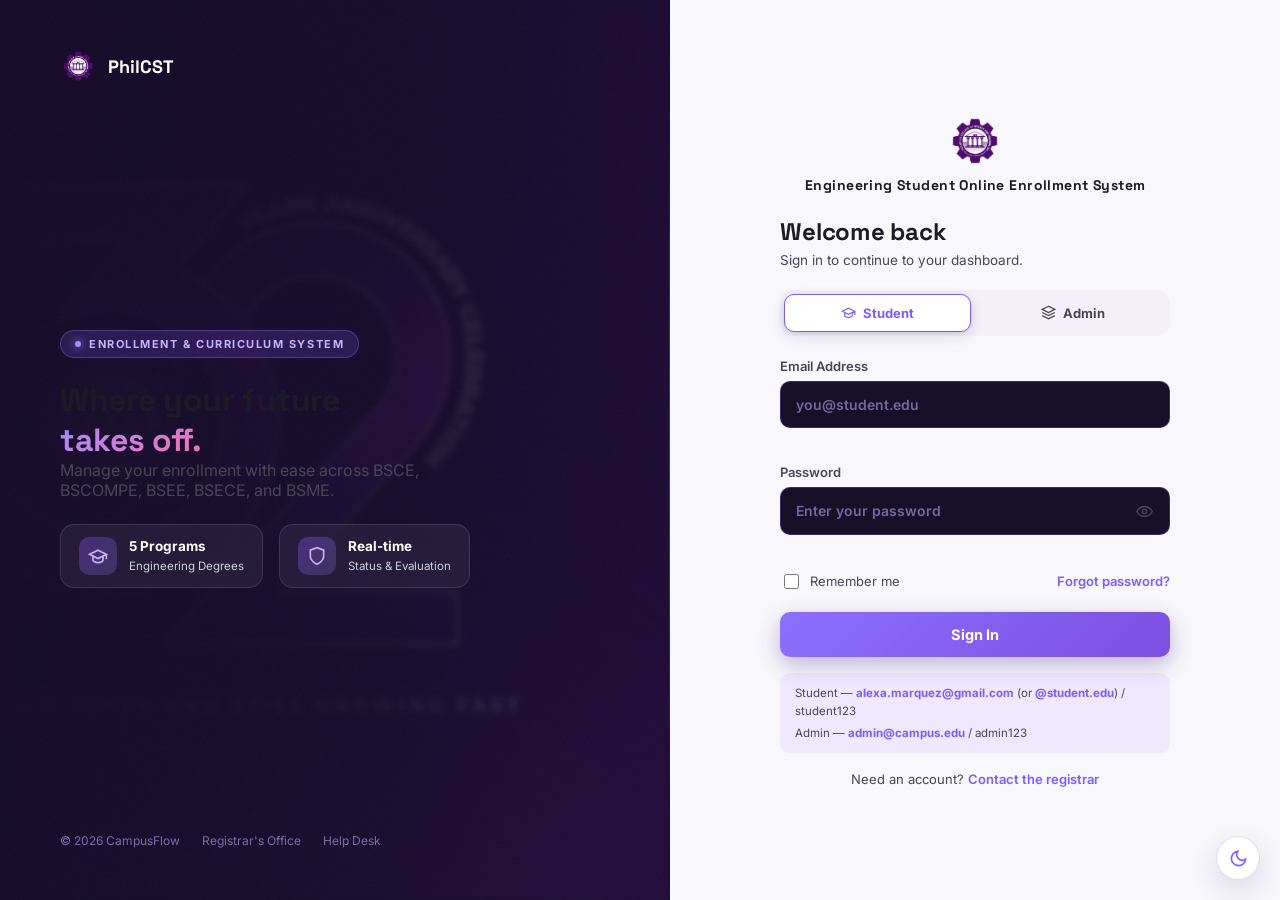
<file: login.html>
<!DOCTYPE html>
<html lang="en">

<head>
  <meta charset="UTF-8">
  <meta name="viewport" content="width=device-width, initial-scale=1.0">
  <title>Sign In · CampusFlow Enrollment Portal</title>
  <link rel="stylesheet" href="css/base.css">
  <link rel="stylesheet" href="css/login.css">
</head>

<body>

  <div class="login-shell">

    <!-- ============ HERO SIDE ============ -->
    <div class="login-hero">
      <img src="assets/img/32nd.jpg" alt="PhilCST Campus" class="login-hero__bg">
      <div class="login-hero__scrim" aria-hidden="true"></div>

      <a href="index.html" class="login-hero__brand" title="Go to Home / Landing Page" style="text-decoration:none;">
        <img src="assets/img/Philcst.png" alt="Engineering Student Online Enrollment System Logo"
          class="login-hero__logo">
        <span>PhilCST</span>
      </a>

      <!-- Spacer pushes copy toward lower-middle of panel -->
      <div class="login-hero__spacer" aria-hidden="true"></div>

      <div class="login-hero__copy">
        <span class="login-hero__eyebrow">Enrollment &amp; Curriculum System</span>
        <h1>Where your future<br><span class="gradient-text">takes off.</span></h1>
        <p class="login-hero__lead">Manage your enrollment with ease across BSCE, BSCOMPE, BSEE, BSECE, and BSME.</p>

        <!-- Feature Badges Grid -->
        <div class="hero-feature-grid">
          <div class="hero-feature-item">
            <div class="hero-feature-icon">
              <svg viewBox="0 0 24 24" fill="none" stroke="currentColor" stroke-width="2">
                <path d="M22 10v6M2 10l10-5 10 5-10 5-10-5z" />
                <path d="M6 12v5c0 1 2.5 3 6 3s6-2 6-3v-5" />
              </svg>
            </div>
            <div>
              <strong>5 Programs</strong>
              <span>Engineering Degrees</span>
            </div>
          </div>
          <div class="hero-feature-item">
            <div class="hero-feature-icon">
              <svg viewBox="0 0 24 24" fill="none" stroke="currentColor" stroke-width="2">
                <path d="M12 22s8-4 8-10V5l-8-3-8 3v7c0 6 8 10 8 10z" />
              </svg>
            </div>
            <div>
              <strong>Real-time</strong>
              <span>Status &amp; Evaluation</span>
            </div>
          </div>
        </div>
      </div>

      <div class="login-hero__footer">
        <span>© 2026 CampusFlow</span>
        <span>Registrar's Office</span>
        <span>Help Desk</span>
      </div>
    </div>

    <!-- ============ FORM SIDE ============ -->
    <div class="login-form-side">
      <div class="login-card">
        <div class="login-card__logo">
          <img src="assets/img/Philcst.png" alt="Engineering Student Online Enrollment System Logo">
          <span>Engineering Student Online Enrollment System</span>
        </div>

        <div class="login-card__head">
          <h2>Welcome back</h2>
          <p>Sign in to continue to your dashboard.</p>
        </div>

        <div class="role-select" role="tablist" aria-label="Select account type">
          <button type="button" class="active" data-role="student" role="tab" aria-selected="true">
            <svg viewBox="0 0 24 24" fill="none" stroke="currentColor" stroke-width="2">
              <path d="M22 10v6M2 10l10-5 10 5-10 5-10-5z" />
              <path d="M6 12v5c0 1 2.5 3 6 3s6-2 6-3v-5" />
            </svg>
            Student
          </button>
          <button type="button" data-role="admin" role="tab" aria-selected="false">
            <svg viewBox="0 0 24 24" fill="none" stroke="currentColor" stroke-width="2">
              <path d="M12 2 2 7l10 5 10-5-10-5z" />
              <path d="M2 17l10 5 10-5M2 12l10 5 10-5" />
            </svg>
            Admin
          </button>
        </div>

        <form id="loginForm" novalidate>
          <div class="input-group">
            <label for="email">Email Address</label>
            <input type="email" id="email" name="email" placeholder="you@student.edu" autocomplete="email" required>
            <div class="field-error" id="emailError" role="alert" aria-live="polite"></div>
          </div>

          <div class="input-group">
            <label for="password">Password</label>
            <div class="input-wrap">
              <input type="password" id="password" name="password" placeholder="Enter your password"
                autocomplete="current-password" required>
              <button type="button" class="toggle-pw" id="togglePw" aria-label="Show password">
                <!-- Eye open (default — password hidden) -->
                <svg class="eye-show" viewBox="0 0 24 24" fill="none" stroke="currentColor" stroke-width="2">
                  <path d="M1 12s4-7 11-7 11 7 11 7-4 7-11 7-11-7-11-7z" />
                  <circle cx="12" cy="12" r="3" />
                </svg>
                <!-- Eye closed (password visible) -->
                <svg class="eye-hide" viewBox="0 0 24 24" fill="none" stroke="currentColor" stroke-width="2"
                  style="display:none">
                  <path
                    d="M17.94 17.94A10.07 10.07 0 0 1 12 20c-7 0-11-8-11-8a18.45 18.45 0 0 1 5.06-5.94M9.9 4.24A9.12 9.12 0 0 1 12 4c7 0 11 8 11 8a18.5 18.5 0 0 1-2.16 3.19m-6.72-1.07a3 3 0 1 1-4.24-4.24" />
                  <line x1="1" y1="1" x2="23" y2="23" />
                </svg>
              </button>
            </div>
            <div class="field-error" id="pwError" role="alert" aria-live="polite"></div>
          </div>

          <div class="login-row">
            <label class="remember">
              <input type="checkbox" name="remember">
              Remember me
            </label>
            <a href="#" class="forgot-link">Forgot password?</a>
          </div>

          <button type="submit" class="btn-primary" id="submitBtn">
            <span class="spinner" aria-hidden="true"></span>
            <span class="btn-label">Sign In</span>
          </button>
        </form>

        <div class="demo-hint" aria-label="Demo credentials">
          <span class="demo-hint__row">Student&nbsp;&mdash;&nbsp;<b>alexa.marquez@gmail.com</b> (or <b>@student.edu</b>)
            / student123</span>
          <span class="demo-hint__row">Admin&nbsp;&mdash;&nbsp;<b>admin@campus.edu</b> / admin123</span>
        </div>

        <div class="login-foot">
          Need an account? <a href="#" class="forgot-link">Contact the registrar</a>
        </div>
      </div>
    </div>

  </div>

  <button class="theme-fab" id="themeFab" aria-label="Toggle dark mode">
    <svg viewBox="0 0 24 24" fill="none" stroke="currentColor" stroke-width="2">
      <path d="M21 12.79A9 9 0 1 1 11.21 3 7 7 0 0 0 21 12.79z" />
    </svg>
  </button>

  <div class="toast-stack" id="toastStack" aria-live="assertive" aria-atomic="true"></div>

  <script src="js/mock-data.js"></script>
  <script src="js/login.js"></script>
</body>

</html>
</file>
<file: css/landing.css>
/* =========================================================
   PhilCST — Base tokens & resets
   ========================================================= */

@import url('https://fonts.googleapis.com/css2?family=Cormorant+Garamond:ital,wght@0,400;0,600;1,400;1,600&family=Space+Grotesk:wght@500;600;700&family=Inter:wght@400;500;600;700&display=swap');

:root {
  /* Core palette */
  --violet-900: #2C1B54;
  --violet-700: #4B2E83;   /* primary */
  --violet-500: #7C4FE0;   /* bright accent */
  --violet-300: #C9AEFF;   /* lavender */
  --mint: #1AE0C0;         /* science accent — used sparingly */
  --gold: #D9A441;         /* hero accent word, used sparingly */
  --font-serif: 'Cormorant Garamond', Georgia, serif;
  --ink: #120B24;
  --ink-soft: #5B5470;
  --surface: #FAFAFF;
  --surface-dim: #F1EDFB;
  --line: rgba(75,46,131,0.12);

  /* Dark surface (used for nav-on-scroll, footer, stats) */
  --dark: #0E0A1A;
  --dark-line: rgba(201,174,255,0.14);

  --accent: var(--violet-700);
  --accent-soft: rgba(75,46,131,0.08);

  --font-display: 'Space Grotesk', 'Inter', sans-serif;
  --font-body: 'Inter', sans-serif;

  --radius-sm: 12px;
  --radius-md: 16px;
  --radius-lg: 20px;

  --ease: cubic-bezier(0.22, 1, 0.36, 1);
}

* { box-sizing: border-box; }

html {
  scroll-behavior: smooth;
}

@media (prefers-reduced-motion: reduce) {
  html { scroll-behavior: auto; }
  * { animation-duration: 0.01ms !important; animation-iteration-count: 1 !important; transition-duration: 0.01ms !important; }
}

body {
  margin: 0;
  font-family: var(--font-body);
  background: var(--surface);
  color: var(--ink);
  -webkit-font-smoothing: antialiased;
}

img { max-width: 100%; display: block; }

a { color: inherit; text-decoration: none; }

button { font-family: inherit; cursor: pointer; border: none; background: none; }

h1, h2, h3, h4 {
  margin: 0;
  font-family: var(--font-display);
}

p { margin: 0; }

:focus-visible {
  outline: 2px solid var(--violet-500);
  outline-offset: 3px;
  border-radius: 4px;
}

.container {
  width: 100%;
  max-width: 1240px;
  margin: 0 auto;
  padding: 0 56px;
}

@media (max-width: 980px) {
  .container { padding: 0 24px; }
}

/* Scroll reveal utility */
.reveal {
  opacity: 0;
  transform: translateY(24px);
  transition: opacity 0.7s var(--ease), transform 0.7s var(--ease);
}
.reveal.is-visible {
  opacity: 1;
  transform: translateY(0);
}
/* =========================================================
   NAVBAR
   ========================================================= */

.nav {
  position: fixed;
  top: 0;
  left: 0;
  right: 0;
  z-index: 100;
  padding: 22px 56px;
  display: flex;
  align-items: center;
  justify-content: space-between;
  background: transparent;
  border-bottom: 1px solid transparent;
  transition: background 0.35s var(--ease), border-color 0.35s var(--ease), padding 0.35s var(--ease), backdrop-filter 0.35s var(--ease);
}

.nav.is-scrolled {
  padding: 14px 56px;
  background: rgba(250,250,255,0.75);
  backdrop-filter: blur(16px);
  -webkit-backdrop-filter: blur(16px);
  border-bottom: 1px solid var(--line);
}

.nav__brand {
  display: flex;
  align-items: center;
  gap: 10px;
  font-family: var(--font-display);
  font-weight: 700;
  font-size: 17px;
  letter-spacing: -0.01em;
  color: var(--ink);
}

.nav__mark {
  width: 34px;
  height: 34px;
  object-fit: contain;
}

.nav__links {
  display: flex;
  align-items: center;
  gap: 36px;
  font-size: 14.5px;
  font-weight: 500;
  color: var(--ink-soft);
}

.nav__links a {
  position: relative;
  padding: 4px 0;
  transition: color 0.2s ease;
}

.nav__links a::after {
  content: "";
  position: absolute;
  left: 0;
  bottom: -2px;
  width: 0;
  height: 2px;
  background: linear-gradient(90deg, var(--violet-700), var(--violet-500));
  border-radius: 2px;
  transition: width 0.25s var(--ease);
}

.nav__links a:hover {
  color: var(--ink);
}
.nav__links a:hover::after {
  width: 100%;
}

.nav__cta {
  display: inline-flex;
  align-items: center;
  padding: 10px 22px;
  font-size: 14px;
  font-weight: 700;
  border-radius: 9px;
  background: var(--ink);
  color: #fff;
  transition: transform 0.25s var(--ease), box-shadow 0.25s var(--ease), background 0.25s var(--ease);
}

.nav__cta:hover {
  background: var(--violet-700);
  transform: translateY(-2px);
  box-shadow: 0 10px 22px rgba(75,46,131,0.3);
}

.nav__toggle {
  display: none;
}

@media (max-width: 860px) {
  .nav { padding: 16px 20px; }
  .nav.is-scrolled { padding: 12px 20px; }
  .nav__links { display: none; }
  .nav__toggle {
    display: block;
    width: 38px;
    height: 38px;
    border-radius: 8px;
  }
}
/* =========================================================
   HERO
   ========================================================= */

.hero {
  position: relative;
  min-height: 100vh;
  display: flex;
  align-items: center;
  padding: 140px 56px 100px;
  overflow: hidden;
  background: var(--surface);
  isolation: isolate;
}

/* ---- Ambient background: grid + drifting blobs ---- */
.hero__grid {
  position: absolute;
  inset: 0;
  z-index: -3;
  background-image:
    linear-gradient(var(--line) 1px, transparent 1px),
    linear-gradient(90deg, var(--line) 1px, transparent 1px);
  background-size: 64px 64px;
  mask-image: radial-gradient(ellipse 70% 60% at 60% 30%, black 10%, transparent 75%);
  -webkit-mask-image: radial-gradient(ellipse 70% 60% at 60% 30%, black 10%, transparent 75%);
  opacity: 0.6;
}

.hero__blob {
  position: absolute;
  border-radius: 50%;
  filter: blur(70px);
  z-index: -2;
  opacity: 0.5;
  animation: drift 18s ease-in-out infinite;
}

.hero__blob--a {
  width: 520px; height: 520px;
  top: -160px; right: -120px;
  background: radial-gradient(circle, rgba(124,79,224,0.35), transparent 70%);
  animation-delay: 0s;
}

.hero__blob--b {
  width: 420px; height: 420px;
  bottom: -140px; left: -100px;
  background: radial-gradient(circle, rgba(75,46,131,0.28), transparent 70%);
  animation-delay: -6s;
}

.hero__blob--c {
  width: 300px; height: 300px;
  top: 40%; left: 46%;
  background: radial-gradient(circle, rgba(26,224,192,0.16), transparent 70%);
  animation-delay: -11s;
}

@keyframes drift {
  0%, 100% { transform: translate(0, 0) scale(1); }
  33%      { transform: translate(24px, -18px) scale(1.06); }
  66%      { transform: translate(-18px, 14px) scale(0.97); }
}

/* ---- Layout ---- */
.hero__inner {
  width: 100%;
  max-width: 1240px;
  margin: 0 auto;
  display: grid;
  grid-template-columns: 1.05fr 0.95fr;
  align-items: center;
  gap: 72px;
}

/* LEFT */
.hero__content { display: flex; flex-direction: column; }

.hero__label {
  display: inline-flex;
  align-items: center;
  gap: 8px;
  font-size: 12px;
  font-weight: 700;
  letter-spacing: 0.12em;
  text-transform: uppercase;
  color: var(--violet-700);
  background: var(--accent-soft);
  border: 1px solid rgba(75,46,131,0.14);
  padding: 8px 16px;
  border-radius: 999px;
  margin-bottom: 26px;
  width: fit-content;
}

.hero__label-dot {
  width: 6px;
  height: 6px;
  border-radius: 50%;
  background: var(--mint);
  box-shadow: 0 0 0 3px rgba(26,224,192,0.2);
}

.hero__headline {
  font-weight: 700;
  font-size: 58px;
  line-height: 1.06;
  letter-spacing: -0.025em;
  color: var(--ink);
  margin-bottom: 18px;
}

.hero__headline span {
  background: linear-gradient(90deg, var(--violet-700), var(--violet-500) 55%, var(--violet-300));
  background-clip: text;
  -webkit-background-clip: text;
  -webkit-text-fill-color: transparent;
}

.hero__school {
  font-size: 19px;
  font-weight: 600;
  font-family: var(--font-display);
  color: var(--ink-soft);
  margin-bottom: 22px;
  padding-left: 14px;
  border-left: 2px solid var(--violet-300);
}

.hero__desc {
  font-size: 16.5px;
  line-height: 1.7;
  color: var(--ink-soft);
  max-width: 460px;
  margin-bottom: 36px;
}

.hero__actions {
  display: flex;
  align-items: center;
  gap: 20px;
  margin-bottom: 44px;
}

.hero__cta {
  position: relative;
  display: inline-flex;
  align-items: center;
  gap: 8px;
  padding: 15px 28px;
  font-size: 15px;
  font-weight: 700;
  border-radius: 11px;
  background: linear-gradient(135deg, var(--violet-700), var(--violet-500));
  color: #fff;
  box-shadow: 0 12px 28px rgba(75,46,131,0.3);
  transition: transform 0.3s var(--ease), box-shadow 0.3s var(--ease);
  overflow: hidden;
}

.hero__cta::before {
  content: "";
  position: absolute;
  inset: 0;
  background: linear-gradient(135deg, rgba(255,255,255,0.25), transparent);
  opacity: 0;
  transition: opacity 0.3s ease;
}

.hero__cta:hover {
  transform: translateY(-3px);
  box-shadow: 0 20px 44px rgba(75,46,131,0.42);
}

.hero__cta:hover::before { opacity: 1; }

.hero__cta-arrow {
  transition: transform 0.3s var(--ease);
}
.hero__cta:hover .hero__cta-arrow {
  transform: translateX(3px);
}

.hero__secondary {
  font-size: 14.5px;
  font-weight: 600;
  color: var(--ink-soft);
  display: inline-flex;
  align-items: center;
  gap: 8px;
  transition: color 0.2s ease;
}
.hero__secondary:hover { color: var(--violet-700); }

.hero__proof {
  display: flex;
  align-items: center;
  gap: 18px;
}

.hero__avatars {
  display: flex;
}
.hero__avatars span {
  width: 34px;
  height: 34px;
  border-radius: 50%;
  border: 2px solid var(--surface);
  margin-left: -10px;
  background: linear-gradient(135deg, var(--violet-300), var(--violet-500));
}
.hero__avatars span:first-child { margin-left: 0; }

.hero__proof-text {
  font-size: 13.5px;
  color: var(--ink-soft);
  line-height: 1.4;
}
.hero__proof-text strong { color: var(--ink); }

/* ---- RIGHT: signature glass transcript card ---- */
.hero__media {
  position: relative;
  display: flex;
  justify-content: center;
  align-items: center;
  perspective: 1400px;
}

.card {
  position: relative;
  width: 100%;
  max-width: 420px;
  border-radius: var(--radius-lg);
  background: rgba(255,255,255,0.6);
  border: 1px solid rgba(255,255,255,0.8);
  backdrop-filter: blur(20px);
  -webkit-backdrop-filter: blur(20px);
  box-shadow:
    0 30px 70px rgba(43,20,80,0.22),
    0 0 0 1px rgba(255,255,255,0.4) inset;
  padding: 28px;
  transform: rotateY(-8deg) rotateX(4deg);
  transition: transform 0.5s var(--ease);
  animation: floaty 7s ease-in-out infinite;
}

.hero__media:hover .card {
  transform: rotateY(-2deg) rotateX(1deg) translateY(-6px);
}

@keyframes floaty {
  0%, 100% { transform: rotateY(-8deg) rotateX(4deg) translateY(0); }
  50%      { transform: rotateY(-8deg) rotateX(4deg) translateY(-10px); }
}

.card__glow {
  position: absolute;
  inset: -30px;
  z-index: -1;
  background: radial-gradient(circle at 30% 20%, rgba(124,79,224,0.35), transparent 65%);
  filter: blur(40px);
}

.card__top {
  display: flex;
  align-items: center;
  justify-content: space-between;
  margin-bottom: 22px;
}

.card__student {
  display: flex;
  align-items: center;
  gap: 12px;
}

.card__avatar {
  width: 42px;
  height: 42px;
  border-radius: 12px;
  background: linear-gradient(135deg, var(--violet-700), var(--violet-500));
}

.card__name {
  font-size: 14px;
  font-weight: 700;
  color: var(--ink);
  font-family: var(--font-display);
}
.card__id {
  font-size: 12px;
  color: var(--ink-soft);
}

.card__status {
  font-size: 11px;
  font-weight: 700;
  letter-spacing: 0.04em;
  color: #0B8F79;
  background: rgba(26,224,192,0.15);
  padding: 5px 10px;
  border-radius: 999px;
  display: inline-flex;
  align-items: center;
  gap: 6px;
}
.card__status::before {
  content: "";
  width: 6px; height: 6px;
  border-radius: 50%;
  background: var(--mint);
}

.card__ring-row {
  display: flex;
  align-items: center;
  gap: 18px;
  padding: 16px;
  border-radius: var(--radius-sm);
  background: rgba(75,46,131,0.05);
  margin-bottom: 20px;
}

.card__ring {
  width: 64px;
  height: 64px;
  flex-shrink: 0;
}

.card__ring-track { stroke: rgba(75,46,131,0.12); }
.card__ring-progress {
  stroke: url(#ringGradient);
  stroke-linecap: round;
  transform: rotate(-90deg);
  transform-origin: center;
  stroke-dasharray: 175.9;
  stroke-dashoffset: 175.9;
  animation: ringFill 1.6s var(--ease) 0.4s forwards;
}
@keyframes ringFill {
  to { stroke-dashoffset: 30; }
}

.card__ring-label {
  font-size: 20px;
  font-weight: 700;
  fill: var(--ink);
  font-family: var(--font-display);
}

.card__ring-meta strong {
  display: block;
  font-size: 15px;
  color: var(--ink);
  font-family: var(--font-display);
}
.card__ring-meta span {
  font-size: 12.5px;
  color: var(--ink-soft);
}

.card__subjects {
  display: flex;
  flex-direction: column;
  gap: 10px;
}

.card__subject {
  display: flex;
  align-items: center;
  justify-content: space-between;
  padding: 11px 14px;
  border-radius: 10px;
  background: rgba(255,255,255,0.55);
  border: 1px solid rgba(75,46,131,0.08);
  font-size: 13px;
  font-weight: 600;
  color: var(--ink);
}

.card__subject-tag {
  font-size: 11px;
  font-weight: 700;
  padding: 3px 9px;
  border-radius: 6px;
}
.card__subject-tag--done {
  color: #0B8F79;
  background: rgba(26,224,192,0.18);
}
.card__subject-tag--progress {
  color: var(--violet-700);
  background: rgba(124,79,224,0.14);
}

.card__float {
  position: absolute;
  display: flex;
  align-items: center;
  gap: 10px;
  padding: 12px 16px;
  border-radius: 13px;
  background: rgba(255,255,255,0.75);
  backdrop-filter: blur(16px);
  border: 1px solid rgba(255,255,255,0.9);
  box-shadow: 0 16px 34px rgba(43,20,80,0.18);
  font-size: 12.5px;
  font-weight: 700;
  color: var(--ink);
}

.card__float--left {
  left: -34px;
  bottom: 54px;
  animation: floaty 6s ease-in-out infinite -2s;
}

.card__float-icon {
  width: 30px;
  height: 30px;
  border-radius: 9px;
  display: flex;
  align-items: center;
  justify-content: center;
  background: linear-gradient(135deg, var(--mint), #6FE8D6);
  color: #06463C;
}

/* RESPONSIVE */
@media (max-width: 980px) {
  .hero { padding: 120px 24px 64px; }
  .hero__inner { grid-template-columns: 1fr; gap: 56px; text-align: center; }
  .hero__content { align-items: center; }
  .hero__school { border-left: none; padding-left: 0; }
  .hero__desc { margin-left: auto; margin-right: auto; }
  .hero__actions { flex-direction: column; gap: 18px; }
  .hero__headline { font-size: 42px; }
  .card { max-width: 380px; transform: none; animation: none; }
  .hero__media:hover .card { transform: translateY(-4px); }
  .card__float--left { left: -12px; }
}

@media (max-width: 480px) {
  .hero__headline { font-size: 33px; }
  .hero__desc { font-size: 14.5px; }
  .card { padding: 20px; }
}
/* =========================================================
   SHARED SECTION HEADER
   ========================================================= */

.section {
  padding: 120px 0;
  position: relative;
}

.section__head {
  max-width: 620px;
  margin: 0 auto 64px;
  text-align: center;
}

.section__eyebrow {
  display: inline-flex;
  align-items: center;
  gap: 8px;
  font-size: 12px;
  font-weight: 700;
  letter-spacing: 0.12em;
  text-transform: uppercase;
  color: var(--violet-700);
  margin-bottom: 16px;
}

.section__eyebrow::before {
  content: "";
  width: 18px;
  height: 2px;
  background: var(--violet-500);
  border-radius: 2px;
}

.section__title {
  font-size: 38px;
  font-weight: 700;
  letter-spacing: -0.02em;
  color: var(--ink);
  margin-bottom: 14px;
}

.section__desc {
  font-size: 16px;
  line-height: 1.65;
  color: var(--ink-soft);
}

/* =========================================================
   FEATURES
   ========================================================= */

.features__grid {
  display: grid;
  grid-template-columns: repeat(4, 1fr);
  gap: 22px;
}

.feature-card {
  position: relative;
  padding: 30px 26px;
  border-radius: var(--radius-md);
  background: #fff;
  border: 1px solid var(--line);
  transition: transform 0.35s var(--ease), box-shadow 0.35s var(--ease), border-color 0.35s var(--ease);
  overflow: hidden;
}

.feature-card::before {
  content: "";
  position: absolute;
  inset: 0;
  background: linear-gradient(160deg, rgba(124,79,224,0.06), transparent 55%);
  opacity: 0;
  transition: opacity 0.35s ease;
}

.feature-card:hover {
  transform: translateY(-8px);
  border-color: rgba(124,79,224,0.3);
  box-shadow: 0 24px 48px rgba(43,20,80,0.12);
}
.feature-card:hover::before { opacity: 1; }

.feature-card__icon {
  width: 46px;
  height: 46px;
  border-radius: 12px;
  display: flex;
  align-items: center;
  justify-content: center;
  background: linear-gradient(135deg, var(--violet-700), var(--violet-500));
  color: #fff;
  margin-bottom: 20px;
  box-shadow: 0 10px 22px rgba(75,46,131,0.28);
  transition: transform 0.35s var(--ease);
}
.feature-card:hover .feature-card__icon {
  transform: scale(1.08) rotate(-4deg);
}

.feature-card__title {
  font-size: 16.5px;
  font-weight: 700;
  color: var(--ink);
  margin-bottom: 8px;
  position: relative;
}

.feature-card__desc {
  font-size: 14px;
  line-height: 1.6;
  color: var(--ink-soft);
  position: relative;
}

@media (max-width: 980px) {
  .features__grid { grid-template-columns: 1fr 1fr; }
}
@media (max-width: 620px) {
  .features__grid { grid-template-columns: 1fr; }
}

/* =========================================================
   HOW IT WORKS
   ========================================================= */

.section--how {
  background: var(--surface-dim);
}

.how__list {
  display: grid;
  grid-template-columns: repeat(3, 1fr);
  gap: 0;
  position: relative;
}

.how__list::before {
  content: "";
  position: absolute;
  top: 30px;
  left: 12%;
  right: 12%;
  height: 1px;
  background: repeating-linear-gradient(90deg, var(--violet-300) 0 8px, transparent 8px 16px);
}

.how__step {
  position: relative;
  text-align: center;
  padding: 0 24px;
}

.how__index {
  width: 60px;
  height: 60px;
  margin: 0 auto 26px;
  border-radius: 50%;
  background: #fff;
  border: 1px solid var(--line);
  display: flex;
  align-items: center;
  justify-content: center;
  font-family: var(--font-display);
  font-weight: 700;
  font-size: 20px;
  color: var(--violet-700);
  position: relative;
  z-index: 2;
  box-shadow: 0 10px 24px rgba(43,20,80,0.1);
  transition: transform 0.3s var(--ease), background 0.3s var(--ease), color 0.3s var(--ease);
}

.how__step:hover .how__index {
  background: linear-gradient(135deg, var(--violet-700), var(--violet-500));
  color: #fff;
  transform: scale(1.08);
}

.how__title {
  font-size: 17px;
  font-weight: 700;
  color: var(--ink);
  margin-bottom: 10px;
}

.how__desc {
  font-size: 14px;
  line-height: 1.6;
  color: var(--ink-soft);
  max-width: 260px;
  margin: 0 auto;
}

@media (max-width: 820px) {
  .how__list { grid-template-columns: 1fr; gap: 48px; }
  .how__list::before { display: none; }
}

/* =========================================================
   DASHBOARD PREVIEW
   ========================================================= */

.section--dashboard {
  background: var(--dark);
  color: #fff;
  overflow: hidden;
}

.section--dashboard .section__eyebrow { color: var(--violet-300); }
.section--dashboard .section__title { color: #fff; }
.section--dashboard .section__desc { color: rgba(255,255,255,0.6); }

.preview {
  perspective: 1600px;
  max-width: 980px;
  margin: 0 auto;
}

.preview__frame {
  border-radius: var(--radius-lg);
  background: rgba(255,255,255,0.04);
  border: 1px solid rgba(255,255,255,0.1);
  backdrop-filter: blur(20px);
  padding: 16px;
  box-shadow: 0 40px 100px rgba(0,0,0,0.5);
  transform: rotateX(10deg) scale(0.98);
  transition: transform 0.6s var(--ease);
}

.preview:hover .preview__frame {
  transform: rotateX(3deg) scale(1);
}

.preview__bar {
  display: flex;
  align-items: center;
  gap: 8px;
  padding: 6px 10px 16px;
}
.preview__dot {
  width: 10px; height: 10px; border-radius: 50%;
  background: rgba(255,255,255,0.15);
}

.preview__body {
  display: grid;
  grid-template-columns: 200px 1fr;
  gap: 16px;
  background: rgba(255,255,255,0.03);
  border-radius: 14px;
  overflow: hidden;
  min-height: 380px;
}

.preview__sidebar {
  padding: 22px 16px;
  border-right: 1px solid rgba(255,255,255,0.06);
  display: flex;
  flex-direction: column;
  gap: 6px;
}

.preview__nav-item {
  padding: 10px 12px;
  border-radius: 8px;
  font-size: 13px;
  font-weight: 600;
  color: rgba(255,255,255,0.5);
}
.preview__nav-item--active {
  background: linear-gradient(135deg, rgba(124,79,224,0.35), rgba(124,79,224,0.12));
  color: #fff;
}

.preview__main {
  padding: 26px 26px 26px 6px;
  display: flex;
  flex-direction: column;
  gap: 18px;
}

.preview__stat-row {
  display: grid;
  grid-template-columns: repeat(3, 1fr);
  gap: 14px;
}

.preview__stat {
  padding: 16px;
  border-radius: 12px;
  background: rgba(255,255,255,0.04);
  border: 1px solid rgba(255,255,255,0.07);
}
.preview__stat-label {
  font-size: 11.5px;
  color: rgba(255,255,255,0.45);
  margin-bottom: 8px;
}
.preview__stat-value {
  font-family: var(--font-display);
  font-size: 22px;
  font-weight: 700;
  color: #fff;
}
.preview__stat-value--mint { color: var(--mint); }

.preview__chart {
  flex: 1;
  border-radius: 12px;
  background: rgba(255,255,255,0.04);
  border: 1px solid rgba(255,255,255,0.07);
  padding: 18px;
  display: flex;
  align-items: flex-end;
  gap: 10px;
}

.preview__bar-el {
  flex: 1;
  border-radius: 5px 5px 0 0;
  background: linear-gradient(180deg, var(--violet-500), rgba(124,79,224,0.15));
}

@media (max-width: 720px) {
  .preview__body { grid-template-columns: 1fr; }
  .preview__sidebar { display: none; }
  .preview__stat-row { grid-template-columns: 1fr; }
}

/* =========================================================
   STATS
   ========================================================= */

.stats {
  background: var(--dark);
  padding: 0 0 130px;
}

.stats__grid {
  display: grid;
  grid-template-columns: repeat(3, 1fr);
  gap: 24px;
  border-top: 1px solid var(--dark-line);
  padding-top: 60px;
}

.stat {
  text-align: center;
}

.stat__value {
  font-family: var(--font-display);
  font-size: 46px;
  font-weight: 700;
  background: linear-gradient(90deg, #fff, var(--violet-300));
  background-clip: text;
  -webkit-background-clip: text;
  -webkit-text-fill-color: transparent;
  margin-bottom: 8px;
}

.stat__label {
  font-size: 13.5px;
  font-weight: 600;
  color: rgba(255,255,255,0.55);
  letter-spacing: 0.02em;
}

@media (max-width: 720px) {
  .stats__grid { grid-template-columns: 1fr; gap: 40px; }
}

/* =========================================================
   FINAL CTA
   ========================================================= */

.cta {
  padding: 110px 0;
  position: relative;
  overflow: hidden;
  text-align: center;
}

.cta__card {
  position: relative;
  max-width: 860px;
  margin: 0 auto;
  padding: 72px 48px;
  border-radius: 28px;
  background: linear-gradient(135deg, var(--violet-900), var(--violet-700) 55%, var(--violet-500));
  overflow: hidden;
}

.cta__card::before {
  content: "";
  position: absolute;
  inset: 0;
  background-image: linear-gradient(rgba(255,255,255,0.06) 1px, transparent 1px), linear-gradient(90deg, rgba(255,255,255,0.06) 1px, transparent 1px);
  background-size: 44px 44px;
  mask-image: radial-gradient(ellipse 60% 80% at 50% 0%, black, transparent);
  -webkit-mask-image: radial-gradient(ellipse 60% 80% at 50% 0%, black, transparent);
}

.cta__glow {
  position: absolute;
  width: 400px; height: 400px;
  border-radius: 50%;
  background: radial-gradient(circle, rgba(26,224,192,0.35), transparent 70%);
  filter: blur(60px);
  bottom: -160px;
  right: -80px;
}

.cta__title {
  position: relative;
  font-size: 36px;
  font-weight: 700;
  letter-spacing: -0.02em;
  color: #fff;
  margin-bottom: 16px;
}

.cta__desc {
  position: relative;
  font-size: 16px;
  color: rgba(255,255,255,0.75);
  max-width: 440px;
  margin: 0 auto 34px;
  line-height: 1.6;
}

.cta__btn {
  position: relative;
  display: inline-flex;
  align-items: center;
  gap: 8px;
  padding: 16px 34px;
  border-radius: 11px;
  background: #fff;
  color: var(--violet-700);
  font-weight: 700;
  font-size: 15.5px;
  box-shadow: 0 16px 40px rgba(0,0,0,0.28);
  transition: transform 0.3s var(--ease), box-shadow 0.3s var(--ease);
}
.cta__btn:hover {
  transform: translateY(-3px);
  box-shadow: 0 22px 50px rgba(0,0,0,0.35);
}

@media (max-width: 620px) {
  .cta__card { padding: 54px 28px; }
  .cta__title { font-size: 27px; }
}

/* =========================================================
   FOOTER
   ========================================================= */

.footer {
  background: var(--dark);
  padding: 48px 0 32px;
  border-top: 1px solid var(--dark-line);
  color: rgba(255,255,255,0.45);
  font-size: 13.5px;
  text-align: center;
}
/* =========================================================
   HERO — SPLIT PHOTO VARIANT
   (diagonal gradient shape + dark overlay behind a real photo,
   floating glass card, serif italic accent word, bottom stat row)
   ========================================================= */

.hero--split {
  padding: 0;
  min-height: 100vh;
  background: var(--dark);
}

.hero__photo {
  position: absolute;
  inset: 0;
  z-index: 0;
  overflow: hidden;
}

.hero__photo img {
  position: absolute;
  inset: 0;
  width: 100%;
  height: 100%;
  object-fit: cover;
  object-position: 78% center;
}

/* Diagonal purple gradient shape, echoing the reference's angled panel */
.hero__photo-shape {
  position: absolute;
  inset: 0;
  background: linear-gradient(115deg,
    var(--dark) 0%,
    var(--dark) 30%,
    rgba(75,46,131,0.55) 46%,
    rgba(124,79,224,0.35) 58%,
    transparent 72%);
}

/* Soft dark-purple overlay so the photo blends into the hero rather than
   sitting on top of it */
.hero__photo-overlay {
  position: absolute;
  inset: 0;
  background:
    linear-gradient(180deg, rgba(14,10,26,0.15) 0%, rgba(14,10,26,0.05) 40%, rgba(14,10,26,0.65) 100%),
    radial-gradient(ellipse 60% 50% at 25% 30%, rgba(75,46,131,0.4), transparent 65%);
}

.hero__inner--split {
  position: relative;
  z-index: 2;
  min-height: 100vh;
  display: grid;
  grid-template-columns: 1.05fr 0.95fr;
  align-items: center;
  gap: 40px;
  padding: 140px 56px 160px;
}

.hero--split .hero__content {
  color: #fff;
}

.hero--split .hero__label {
  color: var(--violet-300);
  background: rgba(255,255,255,0.08);
  border: 1px solid rgba(255,255,255,0.14);
}

.hero__headline--serif {
  font-family: var(--font-serif);
  font-weight: 400;
  font-size: 64px;
  line-height: 1.08;
  letter-spacing: -0.01em;
  color: #fff;
  margin-bottom: 20px;
}

.hero__headline--serif em {
  font-style: italic;
  font-weight: 600;
  color: var(--gold);
}

.hero--split .hero__school {
  color: rgba(255,255,255,0.6);
  border-left-color: var(--gold);
  font-family: var(--font-display);
  font-size: 17px;
}

.hero--split .hero__desc {
  color: rgba(255,255,255,0.7);
}

.hero--split .hero__cta {
  background: linear-gradient(135deg, var(--gold), #C4913A);
  box-shadow: 0 12px 28px rgba(217,164,65,0.3);
}
.hero--split .hero__cta:hover {
  box-shadow: 0 20px 44px rgba(217,164,65,0.42);
}

.hero--split .hero__secondary {
  color: rgba(255,255,255,0.75);
  border: 1px solid rgba(255,255,255,0.2);
  padding: 15px 24px;
  border-radius: 11px;
}
.hero--split .hero__secondary:hover {
  color: #fff;
  background: rgba(255,255,255,0.06);
}

.hero--split .hero__proof-text {
  color: rgba(255,255,255,0.65);
}
.hero--split .hero__proof-text strong {
  color: #fff;
}
.hero--split .hero__avatars span {
  border-color: var(--dark);
}

/* Media column stays empty visually (the photo is full-bleed behind
   everything) but still reserves grid space and anchors the floating card */
.hero__media--split {
  position: relative;
  min-height: 480px;
}

.card--floating {
  position: absolute;
  right: 0;
  bottom: -40px;
  transform: none;
  animation: none;
  max-width: 360px;
}
.hero__media--split:hover .card--floating {
  transform: translateY(-4px);
}

.hero__stats {
  position: absolute;
  z-index: 2;
  bottom: 48px;
  right: 56px;
  display: flex;
  gap: 44px;
}
.hero__stat {
  text-align: right;
}
.hero__stat-num {
  font-family: var(--font-serif);
  font-size: 38px;
  font-weight: 400;
  color: #fff;
  line-height: 1;
  display: block;
}
.hero__stat-num em {
  font-style: normal;
  color: var(--gold);
}
.hero__stat-unit {
  font-family: var(--font-serif);
}
.hero__stat-label {
  font-size: 11px;
  color: rgba(255,255,255,0.45);
  letter-spacing: 0.14em;
  text-transform: uppercase;
  margin-top: 4px;
  display: block;
}

@media (max-width: 980px) {
  .hero__inner--split {
    grid-template-columns: 1fr;
    padding: 130px 24px 260px;
    text-align: left;
  }
  .hero__media--split { min-height: 320px; }
  .card--floating {
    position: static;
    max-width: 100%;
    margin-top: 32px;
  }
  .hero__headline--serif { font-size: 42px; }
  .hero__stats {
    right: 24px;
    left: 24px;
    justify-content: space-between;
    gap: 16px;
    bottom: 28px;
  }
  .hero__stat { text-align: center; }
  .hero__stat-num { font-size: 28px; }
}
</file>
<file: css/base.css>
/* =========================================================
   BASE — Design Tokens & Global Reset
   Engineering College Enrollment Portal
   ========================================================= */

@import url('https://fonts.googleapis.com/css2?family=Space+Grotesk:wght@500;600;700&family=Inter:wght@400;500;600;700;800&display=swap');

:root {
  /* --- Color: Violet-Indigo Engineering Palette --- */
  --ink: #1D1B26;
  --ink-soft: #4A4658;
  --surface: #F8F7FC;
  --surface-alt: #EFEBFA;
  --card: #FFFFFF;
  --border: #E4DFF3;

  --violet-900: #241236;
  --violet-800: #2E1A47;
  --violet-700: #3D2361;
  --violet-500: #6438C2;
  --accent: #7C5CFC;
  --accent-soft: #EFE8FF;
  --accent-glow: rgba(124, 92, 252, 0.35);

  --success: #3FC98C;
  --success-soft: #E4FAF1;
  --warning: #F5A623;
  --warning-soft: #FEF3DE;
  --danger: #F14C6A;
  --danger-soft: #FDE7EB;

  /* --- Dark mode overrides applied via [data-theme="dark"] --- */
  --shadow-sm: 0 1px 2px rgba(36, 18, 54, 0.06);
  --shadow-md: 0 8px 24px rgba(36, 18, 54, 0.08);
  --shadow-lg: 0 20px 48px rgba(36, 18, 54, 0.14);
  --shadow-glow: 0 12px 32px var(--accent-glow);

  /* --- Type --- */
  --font-display: 'Space Grotesk', 'Inter', sans-serif;
  --font-body: 'Inter', sans-serif;

  /* --- Radius --- */
  --r-sm: 10px;
  --r-md: 16px;
  --r-lg: 22px;
  --r-pill: 999px;

  /* --- Motion --- */
  --ease: cubic-bezier(0.22, 1, 0.36, 1);
  --t-fast: 150ms;
  --t-med: 280ms;
  --t-slow: 480ms;

  --sidebar-w: 264px;
  --sidebar-w-collapsed: 84px;
  --topbar-h: 72px;
}

[data-theme="dark"] {
  --ink: #F1EEFB;
  --ink-soft: #B9B2D6;
  --surface: #17111F;
  --surface-alt: #1E1730;
  --card: #221A34;
  --border: #35294F;

  --accent-soft: #2A2145;
  --shadow-sm: 0 1px 2px rgba(0, 0, 0, 0.3);
  --shadow-md: 0 8px 24px rgba(0, 0, 0, 0.35);
  --shadow-lg: 0 20px 48px rgba(0, 0, 0, 0.5);
}

* , *::before, *::after { box-sizing: border-box; }

html {
  scroll-behavior: smooth;
}

@media (prefers-reduced-motion: reduce) {
  html { scroll-behavior: auto; }
  *, *::before, *::after {
    animation-duration: 0.001ms !important;
    animation-iteration-count: 1 !important;
    transition-duration: 0.001ms !important;
    scroll-behavior: auto !important;
  }
}

body {
  margin: 0;
  font-family: var(--font-body);
  background: var(--surface);
  color: var(--ink);
  -webkit-font-smoothing: antialiased;
  transition: background var(--t-med) var(--ease), color var(--t-med) var(--ease);
}

h1, h2, h3, h4 {
  font-family: var(--font-display);
  color: var(--ink);
  margin: 0;
  letter-spacing: -0.01em;
}

p { margin: 0; color: var(--ink-soft); }

a { color: inherit; text-decoration: none; }

button {
  font-family: var(--font-body);
  cursor: pointer;
  border: none;
  background: none;
  color: inherit;
}

input, select {
  font-family: var(--font-body);
}

ul { margin: 0; padding: 0; list-style: none; }

img { max-width: 100%; display: block; }

::selection {
  background: var(--accent);
  color: white;
}

/* Focus visibility */
a:focus-visible,
button:focus-visible,
input:focus-visible,
select:focus-visible,
[tabindex]:focus-visible {
  outline: 2px solid var(--accent);
  outline-offset: 3px;
  border-radius: 4px;
}

/* Scrollbar */
::-webkit-scrollbar { width: 8px; height: 8px; }
::-webkit-scrollbar-track { background: transparent; }
::-webkit-scrollbar-thumb {
  background: var(--border);
  border-radius: var(--r-pill);
}
::-webkit-scrollbar-thumb:hover { background: var(--accent); }

/* Utility */
.visually-hidden {
  position: absolute;
  width: 1px; height: 1px;
  overflow: hidden;
  clip: rect(0 0 0 0);
  white-space: nowrap;
}

.skeleton {
  position: relative;
  overflow: hidden;
  background: var(--surface-alt);
  border-radius: var(--r-sm);
}
.skeleton::after {
  content: '';
  position: absolute; inset: 0;
  background: linear-gradient(90deg, transparent, rgba(124,92,252,0.14), transparent);
  transform: translateX(-100%);
  animation: shimmer 1.4s infinite;
}
@keyframes shimmer {
  100% { transform: translateX(100%); }
}

/* Toast */
.toast-stack {
  position: fixed;
  top: 20px; right: 20px;
  z-index: 999;
  display: flex;
  flex-direction: column;
  gap: 10px;
}
.toast {
  background: var(--card);
  border: 1px solid var(--border);
  box-shadow: var(--shadow-md);
  border-radius: var(--r-md);
  padding: 14px 18px;
  min-width: 240px;
  font-size: 13.5px;
  font-weight: 600;
  display: flex;
  align-items: center;
  gap: 10px;
  animation: toastIn var(--t-med) var(--ease);
  border-left: 4px solid var(--accent);
}
.toast.success { border-left-color: var(--success); }
.toast.error { border-left-color: var(--danger); }
@keyframes toastIn {
  from { opacity: 0; transform: translateX(24px); }
  to { opacity: 1; transform: translateX(0); }
}
.toast.hide { animation: toastOut var(--t-fast) var(--ease) forwards; }
@keyframes toastOut {
  to { opacity: 0; transform: translateX(24px); }
}
</file>
<file: css/dashboard.css>
/* =========================================================
   DASHBOARD SHELL — Sidebar, Topbar, Layout
   (Uses tokens defined in base.css: --sidebar-w, --topbar-h,
   --r-sm/md/lg, --accent, --card, --border, --shadow-*, etc.)
   ========================================================= */

.app-shell {
  display: flex;
  min-height: 100vh;
}

/* ---------------- Sidebar ---------------- */
.sidebar {
  position: fixed;
  top: 0;
  left: 0;
  height: 100vh;
  width: 220px;
  overflow-y: auto;
  overflow-x: hidden;
  flex-shrink: 0;
  background: linear-gradient(185deg, var(--violet-900), var(--violet-800));
  color: #fff;
  display: flex;
  flex-direction: column;
  padding: 16px 12px;
  transition: width var(--t-med) var(--ease), transform var(--t-med) var(--ease);
  z-index: 40;
}
.sidebar.collapsed { width: 74px; }

.sidebar__logo {
  display: flex;
  align-items: center;
  gap: 10px;
  padding: 6px 6px 18px;
  overflow: hidden;
}
.sidebar__logo-img {
  width: 32px;
  height: 32px;
  flex-shrink: 0;
  object-fit: contain;
  aspect-ratio: 1 / 1;
  border-radius: 8px;
  background: transparent;
  padding: 0;
  box-shadow: none;
}
.sidebar__logo-text {
  font-family: var(--font-display);
  font-weight: 700;
  font-size: 15px;
  color: #fff;
  white-space: nowrap;
  transition: opacity var(--t-fast) var(--ease);
}
.sidebar.collapsed .sidebar__logo-text { opacity: 0; width: 0; }
.sidebar.collapsed .sidebar__logo { justify-content: center; padding-left: 0; padding-right: 0; }

.sidebar__section-label {
  font-size: 10px;
  text-transform: uppercase;
  letter-spacing: 0.12em;
  color: #9F8FD1;
  font-weight: 700;
  padding: 10px 8px 6px;
  white-space: nowrap;
}
.sidebar.collapsed .sidebar__section-label { opacity: 0; }

.nav-list { display: flex; flex-direction: column; gap: 3px; list-style: none; margin: 0; padding: 0; }

.nav-item {
  display: flex;
  align-items: center;
  gap: 10px;
  padding: 9px 10px;
  border-radius: 8px;
  color: #D9D0F5;
  font-weight: 600;
  font-size: 13px;
  position: relative;
  white-space: nowrap;
  transition: background var(--t-fast) var(--ease), color var(--t-fast) var(--ease), padding var(--t-fast) var(--ease);
}
.nav-item svg {
  width: 17px; height: 17px;
  flex-shrink: 0;
  transition: transform var(--t-fast) var(--ease);
}
.nav-item:hover { background: rgba(255,255,255,0.08); color: #fff; }
.nav-item:hover svg { transform: translateX(2px); }
.nav-item.active {
  background: linear-gradient(135deg, var(--accent), var(--violet-500));
  color: #fff;
  box-shadow: var(--shadow-glow);
}
.nav-item .label { transition: opacity var(--t-fast) var(--ease); }
.sidebar.collapsed .nav-item .label { opacity: 0; width: 0; overflow: hidden; }
.sidebar.collapsed .nav-item { justify-content: center; }

.sidebar__spacer { flex: 1; }

.sidebar__logout-btn { width: 100%; text-align: left; }
.sidebar__logout-btn:hover { background: rgba(241, 76, 106, 0.16); color: #fff; }

.sidebar__collapse-btn {
  display: flex;
  align-items: center;
  gap: 8px;
  padding: 9px 10px;
  border-radius: 8px;
  color: #9F8FD1;
  font-size: 12px;
  font-weight: 600;
  margin-top: 6px;
  width: 100%;
}
.sidebar__collapse-btn:hover { background: rgba(255,255,255,0.08); color: #fff; }
.sidebar__collapse-btn svg { width: 18px; height: 18px; transition: transform var(--t-med) var(--ease); }
.sidebar.collapsed .sidebar__collapse-btn svg { transform: rotate(180deg); }
.sidebar.collapsed .sidebar__collapse-btn .label { opacity: 0; width: 0; overflow: hidden; }

@media (max-width: 880px) {
  .sidebar { transform: translateX(-100%); box-shadow: var(--shadow-lg); }
  .sidebar.mobile-open { transform: translateX(0); }
  .sidebar__collapse-btn { display: none; }
  .sidebar__logo-img { width: 32px; height: 32px; }
  .sidebar__logo-text { font-size: 15px; }
}

.sidebar-overlay {
  display: none;
  position: fixed; inset: 0;
  background: rgba(23, 17, 31, 0.5);
  z-index: 35;
  opacity: 0;
  transition: opacity var(--t-med) var(--ease);
}
.sidebar-overlay.show { display: block; opacity: 1; }

/* ---------------- Main column ---------------- */
.main-col {
  flex: 1;
  min-width: 0;
  display: flex;
  flex-direction: column;
  height: 100vh;
  margin-left: 220px;
  transition: margin-left var(--t-med) var(--ease);
}
.sidebar.collapsed ~ .main-col { margin-left: 74px; }
@media (max-width: 880px) {
  .main-col { margin-left: 0; }
  .sidebar.collapsed ~ .main-col { margin-left: 0; }
}

/* ---------------- Topbar ---------------- */
.topbar {
  height: var(--topbar-h);
  flex-shrink: 0;
  display: flex;
  align-items: center;
  justify-content: space-between;
  padding: 0 28px;
  background: var(--card);
  border-bottom: 1px solid var(--border);
  position: sticky;
  top: 0;
  z-index: 30;
}
.topbar__left { display: flex; align-items: center; gap: 18px; }

.hamburger {
  display: none;
  width: 38px; height: 38px;
  border-radius: var(--r-sm);
  align-items: center; justify-content: center;
  color: var(--ink);
}
.hamburger:hover { background: var(--surface-alt); }
.hamburger svg { width: 20px; height: 20px; }
@media (max-width: 880px) { .hamburger { display: flex; } }

.topbar__title h1 { font-size: 19px; }
.topbar__title p { font-size: 12.5px; margin-top: 2px; color: var(--ink-soft); }

.topbar__right { display: flex; align-items: center; gap: 14px; }

.icon-btn {
  width: 40px; height: 40px;
  border-radius: 50%;
  display: flex; align-items: center; justify-content: center;
  color: var(--ink-soft);
  position: relative;
  transition: background var(--t-fast) var(--ease), color var(--t-fast) var(--ease);
}
.icon-btn:hover { background: var(--surface-alt); color: var(--accent); }
.icon-btn svg { width: 19px; height: 19px; }
.icon-btn .dot {
  position: absolute; top: 8px; right: 9px;
  width: 8px; height: 8px;
  border-radius: 50%;
  background: var(--danger);
  border: 2px solid var(--card);
}

.user-chip {
  display: flex;
  align-items: center;
  gap: 10px;
  padding: 6px 12px 6px 6px;
  border-radius: var(--r-pill);
  transition: background var(--t-fast) var(--ease);
}
.user-chip:hover { background: var(--surface-alt); }
.user-chip .avatar {
  width: 34px; height: 34px;
  border-radius: 50%;
  background: linear-gradient(135deg, var(--accent), var(--violet-500));
  color: #fff;
  display: flex; align-items: center; justify-content: center;
  font-weight: 700;
  font-size: 13px;
  flex-shrink: 0;
}
.user-chip__info { text-align: left; display: none; }
@media (min-width: 560px) { .user-chip__info { display: block; } }
.user-chip__info .name { font-size: 13.5px; font-weight: 700; line-height: 1.2; }
.user-chip__info .role { font-size: 11.5px; color: var(--ink-soft); }

.logout-btn {
  display: flex;
  align-items: center;
  gap: 7px;
  padding: 9px 14px;
  border-radius: var(--r-sm);
  font-size: 13px;
  font-weight: 700;
  color: var(--danger);
  background: var(--danger-soft);
  transition: background var(--t-fast) var(--ease), transform var(--t-fast) var(--ease);
}
.logout-btn:hover { background: #fbd4dc; transform: translateY(-1px); }
.logout-btn svg { width: 15px; height: 15px; }

/* ---------------- Content area ---------------- */
.content { flex: 1; overflow-y: auto; padding: 28px; }
@media (max-width: 600px) { .content { padding: 18px; } }

.view { display: none; }
.view.active { display: block; animation: viewIn var(--t-med) var(--ease); }
@keyframes viewIn {
  from { opacity: 0; transform: translateY(10px); }
  to { opacity: 1; transform: translateY(0); }
}

/* ---------------- View head → Action bar ----------------
   .view-head no longer carries page titles — the topbar
   (.topbar__title h1 / p) is the single source of the page
   title + subtitle. .view-head is action-only: buttons,
   search, filters. Views with no actions omit it entirely. */
.view-head {
  display: flex;
  justify-content: flex-end;
  align-items: center;
  flex-wrap: wrap;
  gap: 12px;
  margin-bottom: 20px;
}
.view-head:has(> :nth-child(2)) { justify-content: space-between; }

.btn-accent {
  padding: 11px 18px;
  background: linear-gradient(135deg, var(--accent), var(--violet-500));
  color: #fff;
  border-radius: var(--r-sm);
  font-weight: 700;
  font-size: 13.5px;
  display: flex;
  align-items: center;
  gap: 8px;
  box-shadow: 0 8px 18px var(--accent-glow);
  transition: transform var(--t-fast) var(--ease);
}
.btn-accent:hover { transform: translateY(-2px); }
.btn-accent svg { width: 15px; height: 15px; }

.btn-ghost {
  padding: 10px 16px;
  border: 1.5px solid var(--border);
  border-radius: var(--r-sm);
  font-weight: 700;
  font-size: 13.5px;
  color: var(--ink-soft);
  background: var(--card);
  transition: border-color var(--t-fast) var(--ease), color var(--t-fast) var(--ease);
}
.btn-ghost:hover { border-color: var(--accent); color: var(--accent); }

/* ---------------- Skeleton loading (used by dashboard.js) ---------------- */
.skeleton-wrap { position: relative; min-height: 40px; }
.skeleton-wrap:not(.loaded) > *:not(.skeleton) { visibility: hidden; }
.skeleton-wrap.loaded .skeleton { display: none; }
.skeleton {
  position: absolute; inset: 0;
  border-radius: var(--r-sm);
  background: linear-gradient(90deg, var(--surface-alt) 25%, var(--border) 37%, var(--surface-alt) 63%);
  background-size: 400% 100%;
  animation: skeletonShine 1.4s ease infinite;
}
@keyframes skeletonShine {
  0% { background-position: 100% 50%; }
  100% { background-position: 0 50%; }
}
</file>
<file: css/components.css>
/* =========================================================
   COMPONENTS — Cards, Tables, Charts, Badges, Progress
   ========================================================= */

/* ---------------- Stat cards ---------------- */
.stat-grid {
  display: grid;
  grid-template-columns: repeat(auto-fit, minmax(220px, 1fr));
  gap: 18px;
  margin-bottom: 26px;
}

.stat-card {
  background: var(--card);
  border: 1px solid var(--border);
  border-radius: var(--r-lg);
  padding: 22px;
  box-shadow: var(--shadow-sm);
  position: relative;
  overflow: hidden;
  transition: transform var(--t-fast) var(--ease), box-shadow var(--t-fast) var(--ease);
  animation: fadeSlideUp var(--t-slow) var(--ease) both;
}
.stat-card:hover {
  transform: translateY(-4px);
  box-shadow: var(--shadow-md);
}
.stat-card::before {
  content: '';
  position: absolute;
  top: -30%; right: -20%;
  width: 130px; height: 130px;
  border-radius: 50%;
  background: var(--icon-tint, var(--accent-soft));
  opacity: 0.5;
  z-index: 0;
}
.stat-card__top {
  display: flex;
  justify-content: space-between;
  align-items: flex-start;
  position: relative;
  z-index: 1;
}
.stat-card__icon {
  width: 44px; height: 44px;
  border-radius: 13px;
  background: var(--icon-tint, var(--accent-soft));
  color: var(--icon-color, var(--accent));
  display: flex; align-items: center; justify-content: center;
}
.stat-card__icon svg { width: 21px; height: 21px; }
.stat-card__trend {
  font-size: 12px;
  font-weight: 700;
  padding: 4px 9px;
  border-radius: var(--r-pill);
  display: flex; align-items: center; gap: 3px;
}
.stat-card__trend.up { background: var(--success-soft); color: var(--success); }
.stat-card__trend.down { background: var(--danger-soft); color: var(--danger); }
.stat-card__value {
  font-family: var(--font-display);
  font-size: 30px;
  font-weight: 700;
  margin-top: 16px;
  position: relative; z-index: 1;
}
.stat-card__label {
  font-size: 13px;
  color: var(--ink-soft);
  margin-top: 3px;
  position: relative; z-index: 1;
}

@keyframes fadeSlideUp {
  from { opacity: 0; transform: translateY(16px); }
  to { opacity: 1; transform: translateY(0); }
}
.stat-card:nth-child(1) { animation-delay: 0.02s; }
.stat-card:nth-child(2) { animation-delay: 0.08s; }
.stat-card:nth-child(3) { animation-delay: 0.14s; }
.stat-card:nth-child(4) { animation-delay: 0.2s; }

/* ---------------- Panel (generic card container) ---------------- */
.panel {
  background: var(--card);
  border: 1px solid var(--border);
  border-radius: var(--r-lg);
  padding: 22px;
  box-shadow: var(--shadow-sm);
  margin-bottom: 22px;
}
.panel__head {
  display: flex;
  justify-content: space-between;
  align-items: center;
  margin-bottom: 18px;
  flex-wrap: wrap;
  gap: 10px;
}
.panel__head h3 { font-size: 16px; }
.panel__head p { font-size: 12.5px; margin-top: 2px; }

.panel-grid-2 {
  display: grid;
  grid-template-columns: 1.4fr 1fr;
  gap: 22px;
}
@media (max-width: 980px) { .panel-grid-2 { grid-template-columns: 1fr; } }

/* ---------------- Search / filter bar ---------------- */
.toolbar {
  display: flex;
  gap: 12px;
  flex-wrap: wrap;
  align-items: center;
  margin-bottom: 18px;
}
.search-box {
  flex: 1;
  min-width: 200px;
  position: relative;
}
.search-box svg {
  position: absolute; left: 13px; top: 50%; transform: translateY(-50%);
  width: 16px; height: 16px; color: var(--ink-soft);
}
.search-box input {
  width: 100%;
  padding: 10px 14px 10px 38px;
  border: 1.5px solid var(--border);
  border-radius: var(--r-sm);
  background: var(--surface);
  font-size: 13.5px;
  color: var(--ink);
  transition: border-color var(--t-fast) var(--ease);
}
.search-box input:focus { outline: none; border-color: var(--accent); }

.select-filter {
  padding: 10px 14px;
  border: 1.5px solid var(--border);
  border-radius: var(--r-sm);
  background: var(--surface);
  font-size: 13px;
  font-weight: 600;
  color: var(--ink-soft);
}

/* ---------------- Table ---------------- */
.table-wrap { overflow-x: auto; }
table.data-table {
  width: 100%;
  border-collapse: collapse;
  min-width: 640px;
}
.data-table thead th {
  text-align: left;
  font-size: 11.5px;
  text-transform: uppercase;
  letter-spacing: 0.06em;
  color: var(--ink-soft);
  font-weight: 700;
  padding: 10px 14px;
  border-bottom: 1.5px solid var(--border);
  white-space: nowrap;
}
.data-table tbody td {
  padding: 13px 14px;
  font-size: 13.5px;
  border-bottom: 1px solid var(--border);
  color: var(--ink);
}
.data-table tbody tr {
  transition: background var(--t-fast) var(--ease);
  animation: fadeIn var(--t-med) var(--ease) both;
}
.data-table tbody tr:hover { background: var(--surface-alt); }
.data-table tbody tr:last-child td { border-bottom: none; }
@keyframes fadeIn { from { opacity: 0; } to { opacity: 1; } }

.cell-user { display: flex; align-items: center; gap: 10px; }
.cell-user .avatar-sm {
  width: 32px; height: 32px;
  border-radius: 50%;
  background: linear-gradient(135deg, var(--accent), var(--violet-500));
  color: #fff;
  display: flex; align-items: center; justify-content: center;
  font-size: 11.5px; font-weight: 700;
  flex-shrink: 0;
}
.cell-user .meta .full-name { font-weight: 700; font-size: 13.5px; }
.cell-user .meta .sub { font-size: 11.5px; color: var(--ink-soft); }

.badge {
  display: inline-flex;
  align-items: center;
  gap: 5px;
  padding: 5px 10px;
  border-radius: var(--r-pill);
  font-size: 11.5px;
  font-weight: 700;
}
.badge.enrolled { background: var(--success-soft); color: var(--success); }
.badge.pending { background: var(--warning-soft); color: var(--warning); }
.badge.dropped { background: var(--danger-soft); color: var(--danger); }
.badge::before {
  content: '';
  width: 6px; height: 6px;
  border-radius: 50%;
  background: currentColor;
}

/* Status select inside table badge */
select.status-select-badge {
  padding: 5px 12px;
  border-radius: var(--r-pill);
  font-size: 12px;
  font-weight: 700;
  border: 1px solid transparent;
  cursor: pointer;
  outline: none;
  font-family: inherit;
  transition: all var(--t-fast) var(--ease);
}
select.status-select-badge.enrolled { background: var(--success-soft); color: var(--success); border-color: rgba(16, 185, 129, 0.3); }
select.status-select-badge.pending { background: var(--warning-soft); color: var(--warning); border-color: rgba(245, 158, 11, 0.3); }
select.status-select-badge.dropped { background: var(--danger-soft); color: var(--danger); border-color: rgba(239, 68, 68, 0.3); }

/* Notifications Dropdown */
.notif-dropdown {
  position: absolute;
  top: calc(100% + 8px);
  right: 0;
  width: 320px;
  background: var(--card);
  border: 1px solid var(--border);
  border-radius: var(--r-lg);
  box-shadow: var(--shadow-lg);
  z-index: 100;
  overflow: hidden;
  animation: fadeSlideUp 0.2s var(--ease);
}
.notif-header {
  display: flex;
  justify-content: space-between;
  align-items: center;
  padding: 12px 16px;
  border-bottom: 1px solid var(--border);
  font-size: 13.5px;
  font-weight: 700;
}
.notif-clear-btn {
  font-size: 11.5px;
  color: var(--accent);
  background: transparent;
  border: none;
  cursor: pointer;
}
.notif-clear-btn:hover { text-decoration: underline; }
.notif-list {
  max-height: 300px;
  overflow-y: auto;
}
.notif-item {
  padding: 12px 16px;
  border-bottom: 1px solid var(--border);
  transition: background var(--t-fast) var(--ease);
}
.notif-item.unread {
  background: var(--surface-alt);
}
.notif-item:last-child { border-bottom: none; }
.notif-item__title {
  font-size: 12.5px;
  font-weight: 700;
  color: var(--ink);
}
.notif-item__msg {
  font-size: 12px;
  color: var(--ink-soft);
  margin-top: 2px;
  line-height: 1.35;
}
.notif-item__time {
  font-size: 10.5px;
  color: var(--ink-soft);
  margin-top: 4px;
  opacity: 0.8;
}
.notif-empty {
  padding: 24px 16px;
  text-align: center;
  color: var(--ink-soft);
  font-size: 13px;
}

.row-actions { display: flex; gap: 6px; }
.row-actions button {
  width: 30px; height: 30px;
  border-radius: 8px;
  display: flex; align-items: center; justify-content: center;
  color: var(--ink-soft);
  transition: background var(--t-fast) var(--ease), color var(--t-fast) var(--ease);
}
.row-actions button:hover { background: var(--accent-soft); color: var(--accent); }
.row-actions button svg { width: 15px; height: 15px; }

.table-pagination {
  display: flex;
  justify-content: space-between;
  align-items: center;
  margin-top: 16px;
  font-size: 12.5px;
  color: var(--ink-soft);
}
.pagination-btns { display: flex; gap: 6px; }
.pagination-btns button {
  width: 30px; height: 30px;
  border-radius: 8px;
  border: 1px solid var(--border);
  display: flex; align-items: center; justify-content: center;
  font-size: 12.5px;
  font-weight: 700;
  transition: background var(--t-fast) var(--ease), color var(--t-fast) var(--ease);
}
.pagination-btns button.active { background: var(--accent); color: #fff; border-color: var(--accent); }
.pagination-btns button:hover:not(.active) { background: var(--surface-alt); }

/* ---------------- Chart placeholders ---------------- */
.bar-chart {
  display: flex;
  align-items: flex-end;
  gap: 14px;
  height: 210px;
  padding-top: 10px;
}
.bar-chart .bar-col {
  flex: 1;
  display: flex;
  flex-direction: column;
  align-items: center;
  gap: 8px;
  height: 100%;
  justify-content: flex-end;
}
.bar-chart .bar {
  width: 100%;
  max-width: 34px;
  border-radius: 8px 8px 3px 3px;
  background: linear-gradient(180deg, var(--accent), var(--violet-500));
  transform: scaleY(0);
  transform-origin: bottom;
  animation: growBar 0.8s var(--ease) forwards;
  box-shadow: 0 6px 14px var(--accent-glow);
}
@keyframes growBar { to { transform: scaleY(1); } }
.bar-chart .bar-label {
  font-size: 11px;
  color: var(--ink-soft);
  font-weight: 600;
}

.donut-wrap {
  display: flex;
  align-items: center;
  gap: 24px;
  flex-wrap: wrap;
  justify-content: center;
}
.donut {
  width: 160px; height: 160px;
  border-radius: 50%;
  background: conic-gradient(
    var(--accent) 0 var(--d1, 42%),
    var(--success) var(--d1, 42%) var(--d2, 68%),
    var(--warning) var(--d2, 68%) var(--d3, 86%),
    var(--danger) var(--d3, 86%) 100%
  );
  position: relative;
  animation: donutIn 0.9s var(--ease) both;
}
@keyframes donutIn { from { opacity: 0; transform: scale(0.8) rotate(-30deg); } to { opacity: 1; transform: scale(1) rotate(0); } }
.donut::after {
  content: '';
  position: absolute; inset: 20px;
  border-radius: 50%;
  background: var(--card);
}
.legend { display: flex; flex-direction: column; gap: 10px; }
.legend-item { display: flex; align-items: center; gap: 9px; font-size: 13px; color: var(--ink-soft); }
.legend-swatch { width: 11px; height: 11px; border-radius: 4px; flex-shrink: 0; }

.sparkline-row { display: flex; align-items: center; gap: 4px; height: 40px; }
.sparkline-row .spark-bar {
  flex: 1;
  background: var(--accent-soft);
  border-radius: 3px 3px 0 0;
  transform: scaleY(0);
  transform-origin: bottom;
  animation: growBar 0.7s var(--ease) forwards;
}

/* ---------------- Progress ---------------- */
.progress-track {
  width: 100%;
  height: 9px;
  border-radius: var(--r-pill);
  background: var(--surface-alt);
  overflow: hidden;
}
.progress-fill {
  height: 100%;
  border-radius: var(--r-pill);
  background: linear-gradient(90deg, var(--accent), var(--violet-500));
  width: 0;
  transition: width 1s var(--ease);
}

/* ---------------- Profile ---------------- */
.profile-card {
  display: flex;
  align-items: flex-start;
  gap: 18px;
  flex-wrap: wrap;
}
.profile-card .avatar-lg {
  width: 72px; height: 72px;
  border-radius: 20px;
  background: linear-gradient(135deg, var(--accent), var(--violet-500));
  color: #fff;
  display: flex; align-items: center; justify-content: center;
  font-size: 26px; font-weight: 700;
  box-shadow: var(--shadow-glow);
  flex-shrink: 0;
}
.profile-meta h3 { font-size: 22px; margin-bottom: 6px; }
.profile-meta p {
  margin: 0 0 10px;
  color: var(--ink-soft);
  max-width: 100%;
  line-height: 1.6;
}
.profile-meta .id-tag {
  font-size: 12.5px;
  color: var(--accent);
  font-weight: 700;
  background: var(--accent-soft);
  display: inline-flex;
  padding: 5px 12px;
  border-radius: var(--r-pill);
  margin-top: 6px;
}

.detail-grid {
  display: grid;
  grid-template-columns: repeat(auto-fit, minmax(220px, 1fr));
  gap: 18px 24px;
  margin-top: 22px;
}
.detail-item { min-width: 0; }
.detail-item .k { font-size: 11.5px; text-transform: uppercase; letter-spacing: 0.06em; color: var(--ink-soft); font-weight: 700; margin-bottom: 6px; }
.detail-item .v {
  font-size: 14.5px;
  font-weight: 600;
  white-space: normal;
  overflow-wrap: anywhere;
  word-break: break-word;
}

/* ---------------- Curriculum course cards ---------------- */
.sem-group { margin-bottom: 26px; }
.sem-group__title {
  font-size: 14px;
  font-weight: 700;
  color: var(--accent);
  margin-bottom: 12px;
  display: flex;
  align-items: center;
  gap: 8px;
}
.sem-group__title::after {
  content: '';
  flex: 1;
  height: 1px;
  background: var(--border);
}
.course-grid {
  display: grid;
  grid-template-columns: repeat(auto-fill, minmax(240px, 1fr));
  gap: 14px;
}
.course-card {
  border: 1px solid var(--border);
  border-radius: var(--r-md);
  padding: 16px;
  background: var(--surface);
  transition: transform var(--t-fast) var(--ease), box-shadow var(--t-fast) var(--ease), border-color var(--t-fast) var(--ease);
}
.course-card:hover {
  transform: translateY(-3px);
  box-shadow: var(--shadow-md);
  border-color: var(--accent);
}
.course-card__top { display: flex; justify-content: space-between; align-items: flex-start; gap: 8px; }
.course-card__code { font-family: var(--font-display); font-weight: 700; font-size: 14.5px; }
.course-card__units { font-size: 11px; font-weight: 700; color: var(--accent); background: var(--accent-soft); padding: 3px 8px; border-radius: var(--r-pill); white-space: nowrap; }
.course-card__desc { font-size: 12.5px; margin-top: 8px; line-height: 1.45; }
.course-card__grade { margin-top: 12px; display: flex; justify-content: space-between; align-items: center; }
.grade-pill { font-size: 12px; font-weight: 700; padding: 4px 10px; border-radius: var(--r-pill); }
.grade-pill.pass { background: var(--success-soft); color: var(--success); }
.grade-pill.progress { background: var(--warning-soft); color: var(--warning); }

/* ---------------- Empty state ---------------- */
.empty-state {
  text-align: center;
  padding: 50px 20px;
  color: var(--ink-soft);
}
.empty-state svg { width: 46px; height: 46px; color: var(--border); margin: 0 auto 14px; }
.empty-state h4 { font-size: 15px; margin-bottom: 6px; color: var(--ink); }
.empty-state p { font-size: 13px; }

/* ---------------- Skeleton loaders ---------------- */
.sk-row { height: 46px; margin-bottom: 8px; border-radius: var(--r-sm); }
.sk-card { height: 110px; border-radius: var(--r-lg); }

/* ---------------- Modal overlay & card ---------------- */
.modal-overlay {
  position: fixed;
  inset: 0;
  background: rgba(17, 24, 39, 0.6);
  backdrop-filter: blur(4px);
  display: flex;
  align-items: center;
  justify-content: center;
  z-index: 200;
  padding: 16px;
  animation: fadeIn 0.2s var(--ease);
}
.modal-card {
  background: var(--card);
  border: 1px solid var(--border);
  border-radius: var(--r-lg);
  width: 100%;
  max-width: 500px;
  padding: 24px;
  box-shadow: var(--shadow-lg);
  animation: fadeSlideUp 0.25s var(--ease);
}
.modal-header {
  display: flex;
  justify-content: space-between;
  align-items: center;
  margin-bottom: 20px;
}
.modal-header h3 {
  font-size: 18px;
  font-weight: 700;
}
.modal-close {
  background: transparent;
  border: none;
  font-size: 24px;
  color: var(--ink-soft);
  cursor: pointer;
  line-height: 1;
}
.modal-close:hover { color: var(--ink); }

.modal-field {
  display: flex;
  flex-direction: column;
  gap: 6px;
}
.modal-label {
  font-size: 13px;
  font-weight: 600;
  color: var(--ink-soft);
}
.modal-input {
  width: 100%;
  padding: 10px 14px;
  border: 1.5px solid var(--border);
  border-radius: var(--r-sm);
  background: var(--surface);
  font-size: 13.5px;
  color: var(--ink);
  transition: border-color var(--t-fast) var(--ease), box-shadow var(--t-fast) var(--ease);
}
.modal-input:focus {
  outline: none;
  border-color: var(--accent);
  box-shadow: 0 0 0 3px var(--accent-soft);
}
</file>
<file: css/login.css>
/* =========================================================
   LOGIN PAGE — CampusFlow Enrollment Portal
   Refactored: Senior-level, no-scroll, single-screen layout
   Bugs fixed: undefined CSS vars, overflow issues, box-model,
   spacing jank, bg image crop, field-error gap double-spacing
   ========================================================= */

/* ---------------------------------------------------------
   LOCAL TOKEN BRIDGE
   Define every custom property used on this page so the page
   is self-contained even if base.css is extended or swapped.
   BUG FIX: --violet-500, --violet-900, --ease were missing
   and caused silent fallbacks (transparent buttons, no easing).
   --------------------------------------------------------- */
:root {
  /* Purple scale — explicitly defined so gradient & bg never fallback */
  --violet-500: #7C4FE0;
  --violet-800: #3A2568;
  --violet-900: #1A0E35;

  /* Surface tokens — bridged from base.css; redeclared for safety */
  --card:        #FFFFFF;
  --surface-alt: var(--surface-dim, #F3F0FA);
  --border:      var(--line, rgba(90,60,140,0.18));

  /* Shadows */
  --shadow-sm:   0 2px 8px rgba(43,20,80,0.08);
  --shadow-md:   0 10px 28px rgba(43,20,80,0.14);
  --shadow-glow: 0 8px 24px rgba(124,79,224,0.35);

  /* Radii — bridged */
  --r-sm: var(--radius-sm, 10px);
  --r-md: var(--radius-md, 14px);

  /* Semantic */
  --danger:      #E23D5A;
  --danger-soft: rgba(226,61,90,0.15);

  /* BUG FIX: --ease was never defined locally; all transitions were
     falling back to "ease" (browser default). Explicit cubic-bezier
     for consistent, polished motion across both themes. */
  --ease:        cubic-bezier(0.4, 0, 0.2, 1);
  --t-fast:      0.2s;
  --t-med:       0.35s;
  --t-slow:      0.55s;

  /* Glow tints */
  --accent-glow: rgba(75,46,131,0.32);
}

/* =========================================================
   GLOBAL RESET (scope-safe — only within login page context)
   BUG FIX: Missing box-sizing caused padding to push inputs
   wider than their container on certain browsers.
   ========================================================= */
.login-shell *,
.login-shell *::before,
.login-shell *::after {
  box-sizing: border-box;
}

/* =========================================================
   SHELL — strict single-screen container
   BUG FIX: min-height:100vh alone lets content overflow the
   viewport. height:100vh + overflow:hidden is the lock.
   ========================================================= */
.login-shell {
  height: 100vh;
  overflow: hidden;
  display: grid;
  grid-template-columns: 1.1fr 1fr;
}

/* =========================================================
   HERO SIDE
   Strategy: bg image = subtle right-anchored texture only.
   All decorative graphic text buried via opacity + left-to-right
   scrim. Content centered vertically. Footer pinned to bottom.
   ========================================================= */
.login-hero {
  position: relative;
  height: 100%;
  background: var(--violet-900);
  overflow: hidden;
  padding: 36px 52px 36px;
  display: flex;
  flex-direction: column;
  /* Brand at top, copy in true vertical center, footer pinned bottom */
  justify-content: space-between;
}

/* ---- Background image ----
   Anchored to the RIGHT so the "32" circle stays right-edge only.
   Full-panel height so it fills but never crops awkwardly.
   Left-to-right scrim (below) does the heavy lifting on opacity.
   blur(3px) + opacity:0.18 = pure texture, zero readability conflict.
   ---- */
.login-hero__bg {
  position: absolute;
  top: 0;
  left: 0;
  width: 130%;           /* oversized so right anchor still fills width */
  height: 100%;
  object-fit: cover;
  object-position: right center;   /* anchor graphic to right edge */
  z-index: 0;
  opacity: 0.18;         /* so dim it reads as atmospheric texture only */
  filter: blur(3px);     /* soft blur kills the "32 years" lettering detail */
}

/* ---- Scrim — horizontal gradient (left heavy → right fade)
   Left column = near-opaque violet-900 → text always readable.
   Right edge = partial fade → the blurred image adds subtle depth.
   No vertical gradient needed because image is already dim + blurred.
   ---- */
.login-hero__scrim {
  position: absolute;
  inset: 0;
  z-index: 1;
  background: linear-gradient(
    to right,
    rgba(20, 10, 40, 0.96)  0%,    /* left: nearly solid — text lives here */
    rgba(20, 10, 40, 0.88) 35%,
    rgba(20, 10, 40, 0.72) 60%,
    rgba(20, 10, 40, 0.40) 80%,
    rgba(20, 10, 40, 0.15) 100%    /* right: slight tint over the blurred img */
  );
}

/* Noise grain — adds premium texture so panel doesn't read as flat */
.login-hero::after {
  content: '';
  position: absolute;
  inset: 0;
  z-index: 2;
  pointer-events: none;
  opacity: 0.04;
  background-image: url("data:image/svg+xml,%3Csvg viewBox='0 0 256 256' xmlns='http://www.w3.org/2000/svg'%3E%3Cfilter id='n'%3E%3CfeTurbulence type='fractalNoise' baseFrequency='0.9' numOctaves='4' stitchTiles='stitch'/%3E%3C/filter%3E%3Crect width='100%25' height='100%25' filter='url(%23n)'/%3E%3C/svg%3E");
  background-size: 180px 180px;
}

/* Accent edge line — visual bridge from hero to form */
.login-hero::before {
  content: '';
  position: absolute;
  top: 12%;
  bottom: 12%;
  right: 0;
  width: 1px;
  background: linear-gradient(
    180deg,
    transparent,
    rgba(124, 79, 224, 0.45) 35%,
    rgba(124, 79, 224, 0.45) 65%,
    transparent
  );
  z-index: 4;
  pointer-events: none;
}

/* ---- Brand mark — top of flex column ---- */
.login-hero__brand {
  position: relative;
  z-index: 3;
  display: flex;
  align-items: center;
  gap: 12px;
  color: #fff;
  font-family: var(--font-display, 'Syne', sans-serif);
  font-weight: 700;
  font-size: 18px;
  flex-shrink: 0;
}
.login-hero__logo {
  width: 36px;
  height: 36px;
  object-fit: contain;
  flex-shrink: 0;
}

/* ---- Spacer removed — justify-content:space-between handles layout.
   Hero spacer div kept in HTML as a harmless empty node; display:none
   so it doesn't contribute to flex gap calculations. ---- */
.login-hero__spacer {
  display: none;
}

/* ---- Hero copy — vertically centered by space-between ---- */
.login-hero__copy {
  position: relative;
  z-index: 3;
  color: #fff;
  max-width: 440px;
  display: flex;
  flex-direction: column;
  gap: 0;
  animation: heroCopyRise var(--t-slow) var(--ease) 0.15s both;
}

@keyframes heroCopyRise {
  from { opacity: 0; transform: translateY(20px); }
  to   { opacity: 1; transform: translateY(0); }
}

.login-hero__eyebrow {
  display: inline-flex;
  align-items: center;
  gap: 8px;
  align-self: flex-start;
  font-size: 11px;
  text-transform: uppercase;
  letter-spacing: 0.14em;
  color: #C3B4FD;
  font-weight: 700;
  margin-bottom: 22px;
  background: rgba(124, 79, 224, 0.22);
  padding: 6px 14px;
  border-radius: var(--r-pill, 999px);
  border: 1px solid rgba(167, 139, 250, 0.28);
  backdrop-filter: blur(8px);
}
.login-hero__eyebrow::before {
  content: '';
  width: 6px;
  height: 6px;
  border-radius: 50%;
  background: #A78BFA;
  box-shadow: 0 0 8px #A78BFA;
}

.gradient-text {
  background: linear-gradient(135deg, #A78BFA 0%, #F472B6 100%);
  -webkit-background-clip: text;
  -webkit-text-fill-color: transparent;
  display: inline-block;
}

.hero-feature-grid {
  display: flex;
  gap: 16px;
  margin-top: 24px;
  flex-wrap: wrap;
}
.hero-feature-item {
  display: flex;
  align-items: center;
  gap: 12px;
  background: rgba(255, 255, 255, 0.06);
  border: 1px solid rgba(255, 255, 255, 0.12);
  backdrop-filter: blur(12px);
  padding: 12px 18px;
  border-radius: var(--r-md, 14px);
  transition: transform var(--t-fast) var(--ease), background var(--t-fast) var(--ease);
}
.hero-feature-item:hover {
  transform: translateY(-2px);
  background: rgba(255, 255, 255, 0.1);
}
.hero-feature-icon {
  width: 38px;
  height: 38px;
  border-radius: 10px;
  background: linear-gradient(135deg, rgba(124, 79, 224, 0.4), rgba(167, 139, 250, 0.2));
  color: #C3B4FD;
  display: flex;
  align-items: center;
  justify-content: center;
  flex-shrink: 0;
}
.hero-feature-icon svg {
  width: 20px;
  height: 20px;
}
.hero-feature-item strong {
  display: block;
  font-size: 13.5px;
  color: #FFFFFF;
  font-weight: 700;
}
.hero-feature-item span {
  font-size: 11.5px;
  color: #CBD5E1;
}

/* ---- Footer — pinned to bottom of flex column ---- */
.login-hero__footer {
  position: relative;
  z-index: 3;
  color: #7B6DAA;
  font-size: 12px;
  display: flex;
  gap: 22px;
  flex-shrink: 0;
  /* No margin-top needed — space-between pushes it naturally */
}

/* =========================================================
   FORM SIDE
   BUG FIX: height:100% added so it spans the full grid row.
   overflow-y:auto handles edge cases on very short screens
   without breaking the no-scroll requirement on normal ones.
   ========================================================= */
.login-form-side {
  height: 100%;
  overflow-y: auto;
  display: flex;
  align-items: center;
  justify-content: center;
  padding: 32px 24px;
  background: var(--surface, #F8F6FF);
}

/* ---- Card ---- */
.login-card {
  width: 100%;
  max-width: 390px;
  animation: cardRise var(--t-slow) var(--ease) both;
}

@keyframes cardRise {
  from { opacity: 0; transform: translateY(16px); }
  to   { opacity: 1; transform: translateY(0); }
}

/* Logo mark — column orientation for visual centering */
.login-card__logo {
  display: flex;
  flex-direction: column;
  align-items: center;
  gap: 7px;
  margin-bottom: 22px;
}
.login-card__logo img {
  width: 56px;
  height: 56px;
  object-fit: contain;
  aspect-ratio: 1 / 1;
}
.login-card__logo span {
  font-family: var(--font-display, 'Syne', sans-serif);
  font-weight: 700;
  font-size: 14px;
  color: var(--ink, #1A0E35);
  letter-spacing: 0.03em;
}

/* Heading block */
.login-card__head {
  margin-bottom: 22px;
}
.login-card__head h2 {
  font-size: 24px;
  margin-bottom: 5px;
  color: var(--ink, #1A0E35);
  font-family: var(--font-display, 'Syne', sans-serif);
}
.login-card__head p {
  font-size: 13.5px;
  color: var(--ink-soft, #6B5E8A);
}

/* ---- Role selector ---- */
.role-select {
  display: grid;
  grid-template-columns: 1fr 1fr;
  gap: 8px;
  margin-bottom: 22px;
  background: var(--surface-alt);
  padding: 4px;
  border-radius: var(--r-md);
}

.role-select button {
  padding: 10px 0;
  border-radius: calc(var(--r-md) - 4px);
  font-weight: 700;
  font-size: 13px;
  color: var(--ink-soft, #6B5E8A);
  display: flex;
  align-items: center;
  justify-content: center;
  gap: 7px;
  border: 1.5px solid transparent;
  background: transparent;
  cursor: pointer;
  transition:
    background   var(--t-fast) var(--ease),
    color        var(--t-fast) var(--ease),
    box-shadow   var(--t-fast) var(--ease),
    border-color var(--t-fast) var(--ease);
}
.role-select button:hover:not(.active) {
  border-color: var(--border);
  color: var(--ink, #1A0E35);
}
.role-select button svg {
  width: 15px;
  height: 15px;
  flex-shrink: 0;
}
.role-select button.active {
  background: var(--card);
  color: var(--accent, #7C4FE0);
  border-color: var(--accent, #7C4FE0);
  box-shadow: 0 4px 14px rgba(43,20,80,0.14), 0 1px 3px rgba(43,20,80,0.10);
}

/* ---- Input group
   BUG FIX: .field-error previously had margin-top:6px while
   .input-group used gap:7px — this doubled spacing on invalid
   fields (label→input→error all spaced inconsistently).
   Solution: gap only, no margin on field-error.
   ---- */
.input-group {
  display: flex;
  flex-direction: column;
  gap: 6px;          /* single source of truth for vertical spacing */
  margin-bottom: 16px;
}
.input-group label {
  font-size: 13px;
  font-weight: 600;
  color: var(--ink-soft, #6B5E8A);
  line-height: 1.3;
}

/* BUG FIX: Added box-sizing:border-box explicitly to override
   any missing reset — prevents padding from expanding width */
.input-group input {
  box-sizing: border-box;
  width: 100%;
  padding: 13px 15px;
  border: 1.5px solid var(--border);
  border-radius: var(--r-sm);
  background: var(--card, #FFFFFF);
  color: var(--ink, #1D1B26) !important;
  font-weight: 600;
  font-size: 14px;
  line-height: 1.4;
  font-family: var(--font-body, 'Inter', sans-serif);
  transition:
    border-color var(--t-fast) var(--ease),
    box-shadow   var(--t-fast) var(--ease),
    background-color var(--t-fast) var(--ease);
}

/* In dark mode / dark surface login form: input background is dark violet and text is pure crisp white */
[data-theme="dark"] .input-group input,
.login-form-side .input-group input {
  background: #181028 !important;
  color: #FFFFFF !important;
  border-color: rgba(124, 79, 224, 0.4) !important;
}

/* Chrome/Safari autofill override for both light & dark mode */
.input-group input:-webkit-autofill,
.input-group input:-webkit-autofill:hover,
.input-group input:-webkit-autofill:focus,
.input-group input:-webkit-autofill:active {
  -webkit-text-fill-color: #FFFFFF !important;
  -webkit-box-shadow: 0 0 0 1000px #181028 inset !important;
  box-shadow: 0 0 0 1000px #181028 inset !important;
  transition: background-color 5000s ease-in-out 0s;
}

.input-group input::placeholder {
  color: #9485C9 !important;
  opacity: 0.75;
}
.input-group input:focus {
  outline: none;
  background: #1D1332 !important;
  border-color: var(--accent, #7C4FE0) !important;
  box-shadow: 0 0 0 3.5px rgba(124,79,224,0.3) !important;
}

/* Password wrapper */
.input-wrap {
  position: relative;
  display: flex;
  align-items: center;
}
.input-wrap input {
  padding-right: 44px;
}
.toggle-pw {
  position: absolute;
  right: 12px;
  color: var(--ink-soft, #6B5E8A);
  padding: 5px;
  display: flex;
  align-items: center;
  justify-content: center;
  border: none;
  background: none;
  cursor: pointer;
  transition: color var(--t-fast) var(--ease);
}
.toggle-pw:hover { color: var(--accent, #7C4FE0); }
.toggle-pw svg   { width: 17px; height: 17px; }

/* Inline field error
   BUG FIX: Removed margin-top:6px — gap on parent handles spacing.
   min-height keeps layout stable when error appears/disappears. */
.field-error {
  font-size: 12px;
  color: var(--danger);
  min-height: 14px;
  display: flex;
  align-items: center;
  gap: 4px;
  opacity: 0;
  transform: translateY(-3px);
  transition:
    opacity   var(--t-fast) var(--ease),
    transform var(--t-fast) var(--ease);
}
.field-error.show {
  opacity: 1;
  transform: translateY(0);
}
.input-group.invalid input {
  border-color: var(--danger);
}
.input-group.invalid input:focus {
  box-shadow: 0 0 0 3.5px var(--danger-soft);
}

/* Remember / forgot row */
.login-row {
  display: flex;
  justify-content: space-between;
  align-items: center;
  margin-bottom: 20px;
  font-size: 13px;
}
.remember {
  display: flex;
  align-items: center;
  gap: 8px;
  color: var(--ink-soft, #6B5E8A);
  cursor: pointer;
  user-select: none;
}
.remember input {
  accent-color: var(--accent, #7C4FE0);
  width: 15px;
  height: 15px;
  cursor: pointer;
}
.forgot-link {
  color: var(--accent, #7C4FE0);
  font-weight: 600;
  text-decoration: none;
}
.forgot-link:hover { text-decoration: underline; }

/* ---- Submit button
   BUG FIX: --violet-500 was used in gradient but never defined.
   Now explicitly defined at :root and used here cleanly.
   ---- */
.btn-primary {
  box-sizing: border-box;
  width: 100%;
  padding: 14px;
  background: linear-gradient(135deg, var(--accent, #7C4FE0), var(--violet-500));
  color: #fff;
  border: none;
  border-radius: var(--r-sm);
  font-weight: 700;
  font-size: 14.5px;
  font-family: var(--font-body, 'Instrument Sans', sans-serif);
  display: flex;
  align-items: center;
  justify-content: center;
  gap: 9px;
  box-shadow: 0 8px 22px var(--accent-glow);
  cursor: pointer;
  transition:
    transform   var(--t-fast) var(--ease),
    box-shadow  var(--t-fast) var(--ease),
    opacity     var(--t-fast) var(--ease);
  position: relative;
  overflow: hidden;
}
.btn-primary::after {
  content: '';
  position: absolute;
  inset: 0;
  background: linear-gradient(135deg, rgba(255,255,255,0.12), transparent);
  pointer-events: none;
}
.btn-primary:hover:not(:disabled) {
  transform: translateY(-2px);
  box-shadow: 0 12px 28px var(--accent-glow);
}
.btn-primary:active:not(:disabled) {
  transform: translateY(0);
  box-shadow: 0 6px 16px var(--accent-glow);
}
.btn-primary:disabled {
  opacity: 0.72;
  cursor: not-allowed;
  transform: none;
}

/* Spinner */
.spinner {
  width: 16px;
  height: 16px;
  border: 2px solid rgba(255,255,255,0.35);
  border-top-color: #fff;
  border-radius: 50%;
  animation: spin 0.65s linear infinite;
  display: none;
  flex-shrink: 0;
}
.btn-primary.loading .spinner { display: inline-block; }
.btn-primary.loading .btn-label { opacity: 0.82; }
@keyframes spin { to { transform: rotate(360deg); } }

/* Demo credentials hint */
.demo-hint {
  margin-top: 16px;
  font-size: 11.5px;
  color: var(--ink-soft, #6B5E8A);
  background: var(--accent-soft, rgba(124,79,224,0.08));
  border: 1px solid var(--accent-soft, rgba(124,79,224,0.15));
  border-radius: var(--r-sm);
  padding: 10px 14px;
  display: flex;
  flex-direction: column;
  gap: 3px;
}
.demo-hint__row { display: block; line-height: 1.6; }
.demo-hint b { color: var(--accent, #7C4FE0); }

/* Footer */
.login-foot {
  margin-top: 18px;
  text-align: center;
  font-size: 13px;
  color: var(--ink-soft, #6B5E8A);
}

/* =========================================================
   THEME FAB
   ========================================================= */
.theme-fab {
  position: fixed;
  bottom: 20px;
  right: 20px;
  width: 44px;
  height: 44px;
  border-radius: 50%;
  background: var(--card);
  box-shadow: var(--shadow-md);
  display: flex;
  align-items: center;
  justify-content: center;
  border: 1px solid var(--border);
  z-index: 50;
  cursor: pointer;
  transition: transform var(--t-fast) var(--ease), box-shadow var(--t-fast) var(--ease);
}
.theme-fab:hover {
  transform: scale(1.1) rotate(18deg);
  box-shadow: 0 12px 28px rgba(43,20,80,0.18);
}
.theme-fab svg {
  width: 19px;
  height: 19px;
  color: var(--accent, #7C4FE0);
}

/* =========================================================
   TOAST STACK
   ========================================================= */
.toast-stack {
  position: fixed;
  top: 20px;
  right: 20px;
  z-index: 100;
  display: flex;
  flex-direction: column;
  gap: 8px;
  pointer-events: none;
}
.toast {
  padding: 12px 16px;
  border-radius: var(--r-sm);
  background: var(--card);
  color: var(--ink, #1A0E35);
  font-size: 13px;
  font-weight: 600;
  box-shadow: var(--shadow-md);
  border-left: 3px solid var(--accent, #7C4FE0);
  opacity: 0;
  transform: translateX(14px);
  transition:
    opacity   var(--t-fast) var(--ease),
    transform var(--t-fast) var(--ease);
  max-width: 290px;
  pointer-events: auto;
}
.toast.show  { opacity: 1; transform: translateX(0); }
.toast--success { border-left-color: var(--mint, #34D399); }
.toast--error   { border-left-color: var(--danger); }

/* =========================================================
   RESPONSIVE
   - 900px:  collapse to single column, hide hero
   - 480px:  tighten card padding and font sizes
   - height: clamp-driven scaling prevents overflow on 768px-
             height laptops (e.g. 1366×768)
   ========================================================= */
@media (max-width: 900px) {
  .login-shell {
    grid-template-columns: 1fr;
    height: auto;
    min-height: 100vh;
    overflow: visible;
  }
  .login-hero { display: none; }
  .login-form-side {
    height: auto;
    min-height: 100vh;
    overflow-y: visible;
    padding: 48px 20px 40px;
  }
}

@media (max-width: 480px) {
  .login-card__logo img { width: 48px; height: 48px; }
  .login-card__head h2  { font-size: 22px; }
  .login-card { max-width: 100%; }
}

/* Tall screens (≥ 900px wide) — clamp vertical padding so the
   form never feels stranded with too much air on 4K displays */
@media (min-width: 900px) and (min-height: 900px) {
  .login-form-side { padding: 48px 24px; }
  .login-hero      { padding: 48px 60px 52px; }
}

/* Short laptops (1366×768) — tighten vertical rhythm so nothing overflows */
@media (min-width: 900px) and (max-height: 768px) {
  .login-hero           { padding: 28px 48px 28px; }
  .login-hero__copy h1  { font-size: 30px; }
  .login-hero__eyebrow  { margin-bottom: 14px; }
  .login-hero__copy h1  { margin-bottom: 16px; }
  .login-hero__lead     { font-size: 14px; margin-bottom: 8px; }
  .login-hero__sub      { font-size: 12.5px; }
  .login-form-side      { padding: 20px 24px; }
  .login-card__logo     { margin-bottom: 14px; }
  .login-card__logo img { width: 46px; height: 46px; }
  .login-card__head     { margin-bottom: 14px; }
  .role-select          { margin-bottom: 14px; }
  .input-group          { margin-bottom: 10px; gap: 5px; }
  .input-group input    { padding: 11px 14px; }
  .login-row            { margin-bottom: 14px; }
  .demo-hint            { margin-top: 12px; }
  .login-foot           { margin-top: 12px; }
}
</file>
